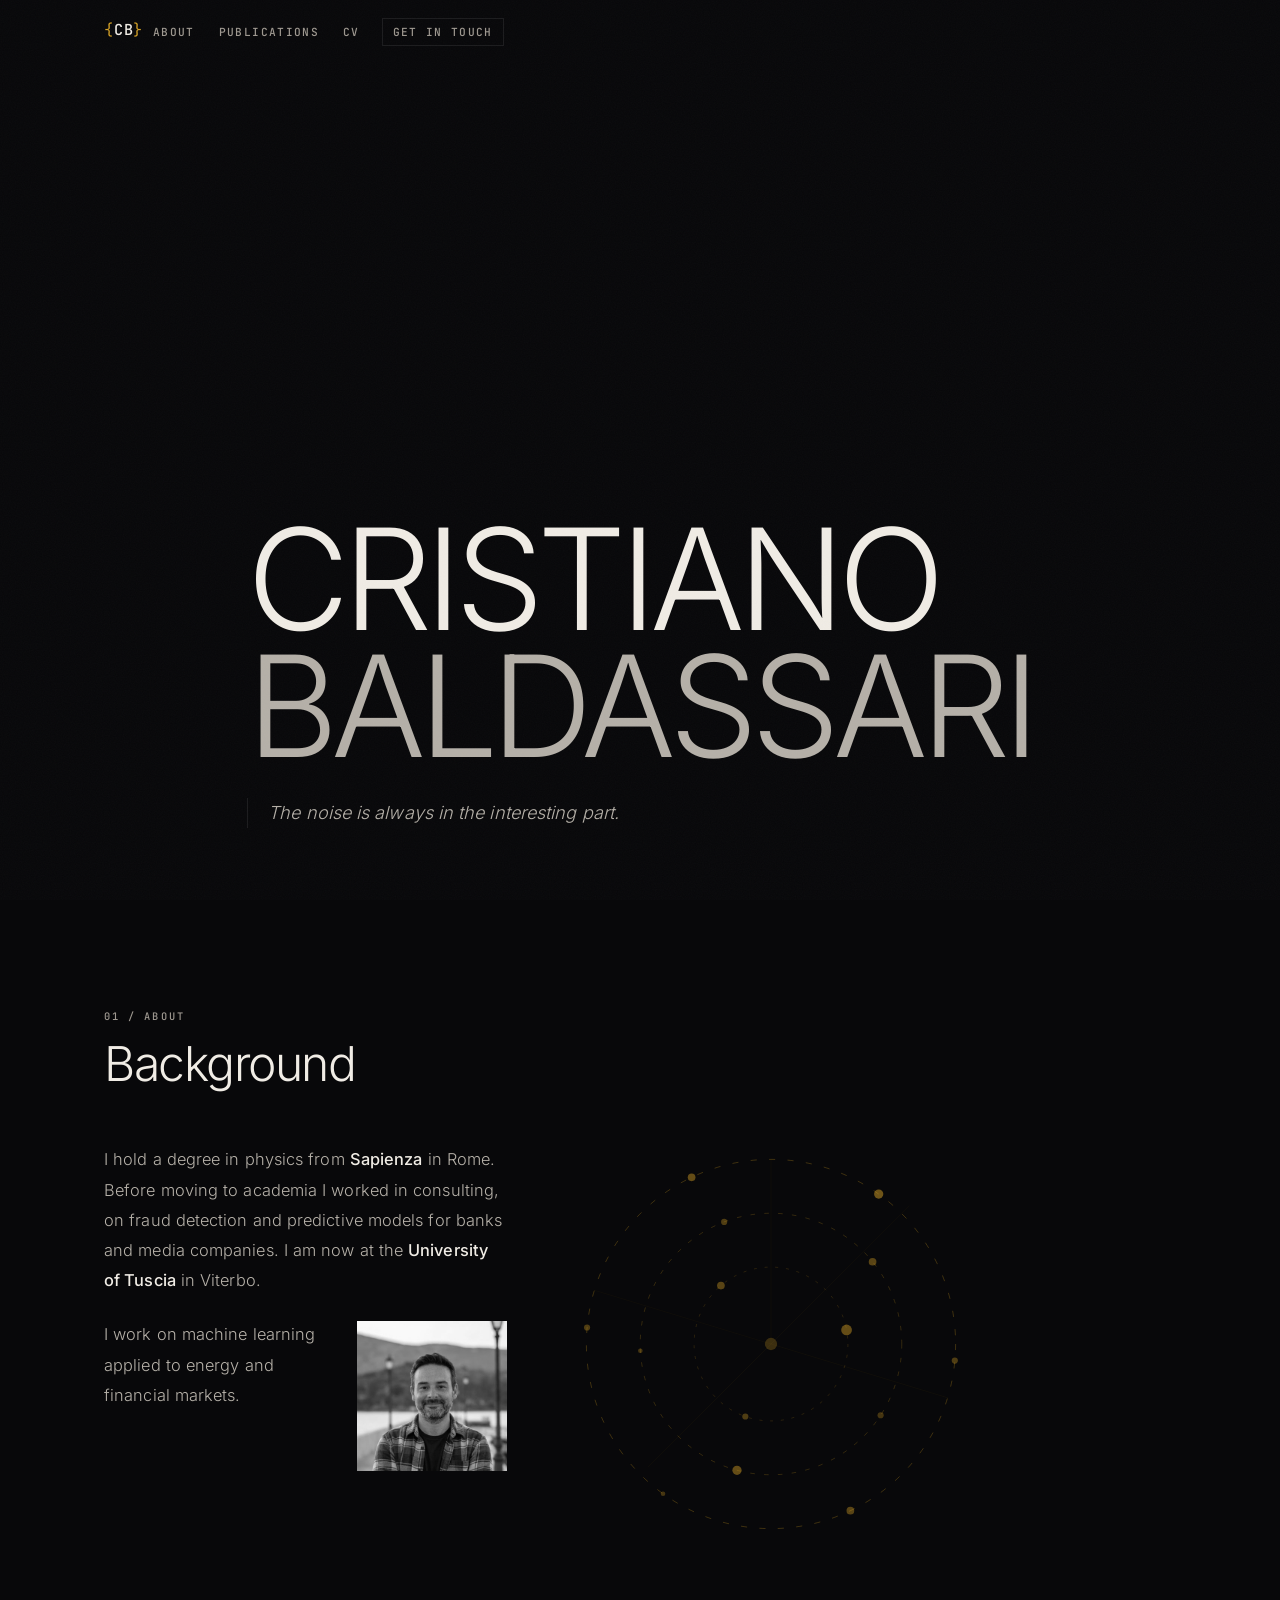
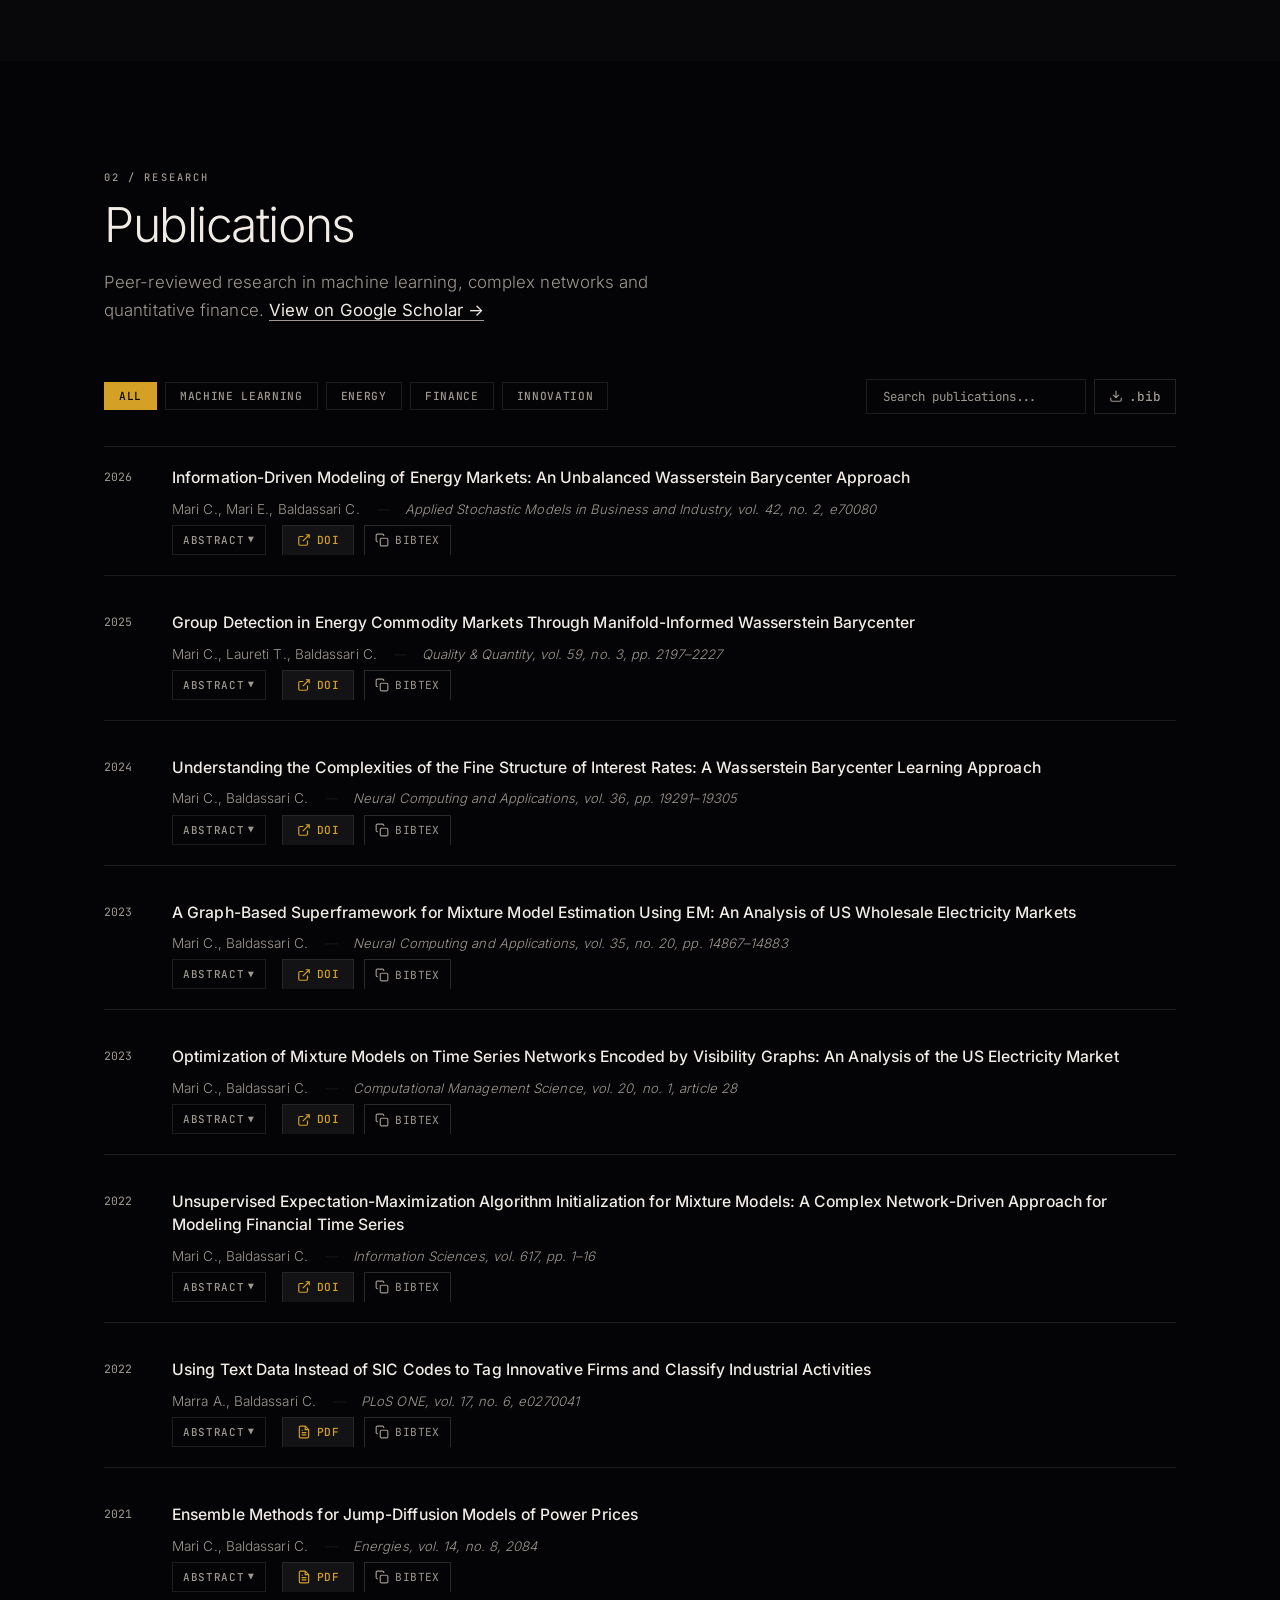
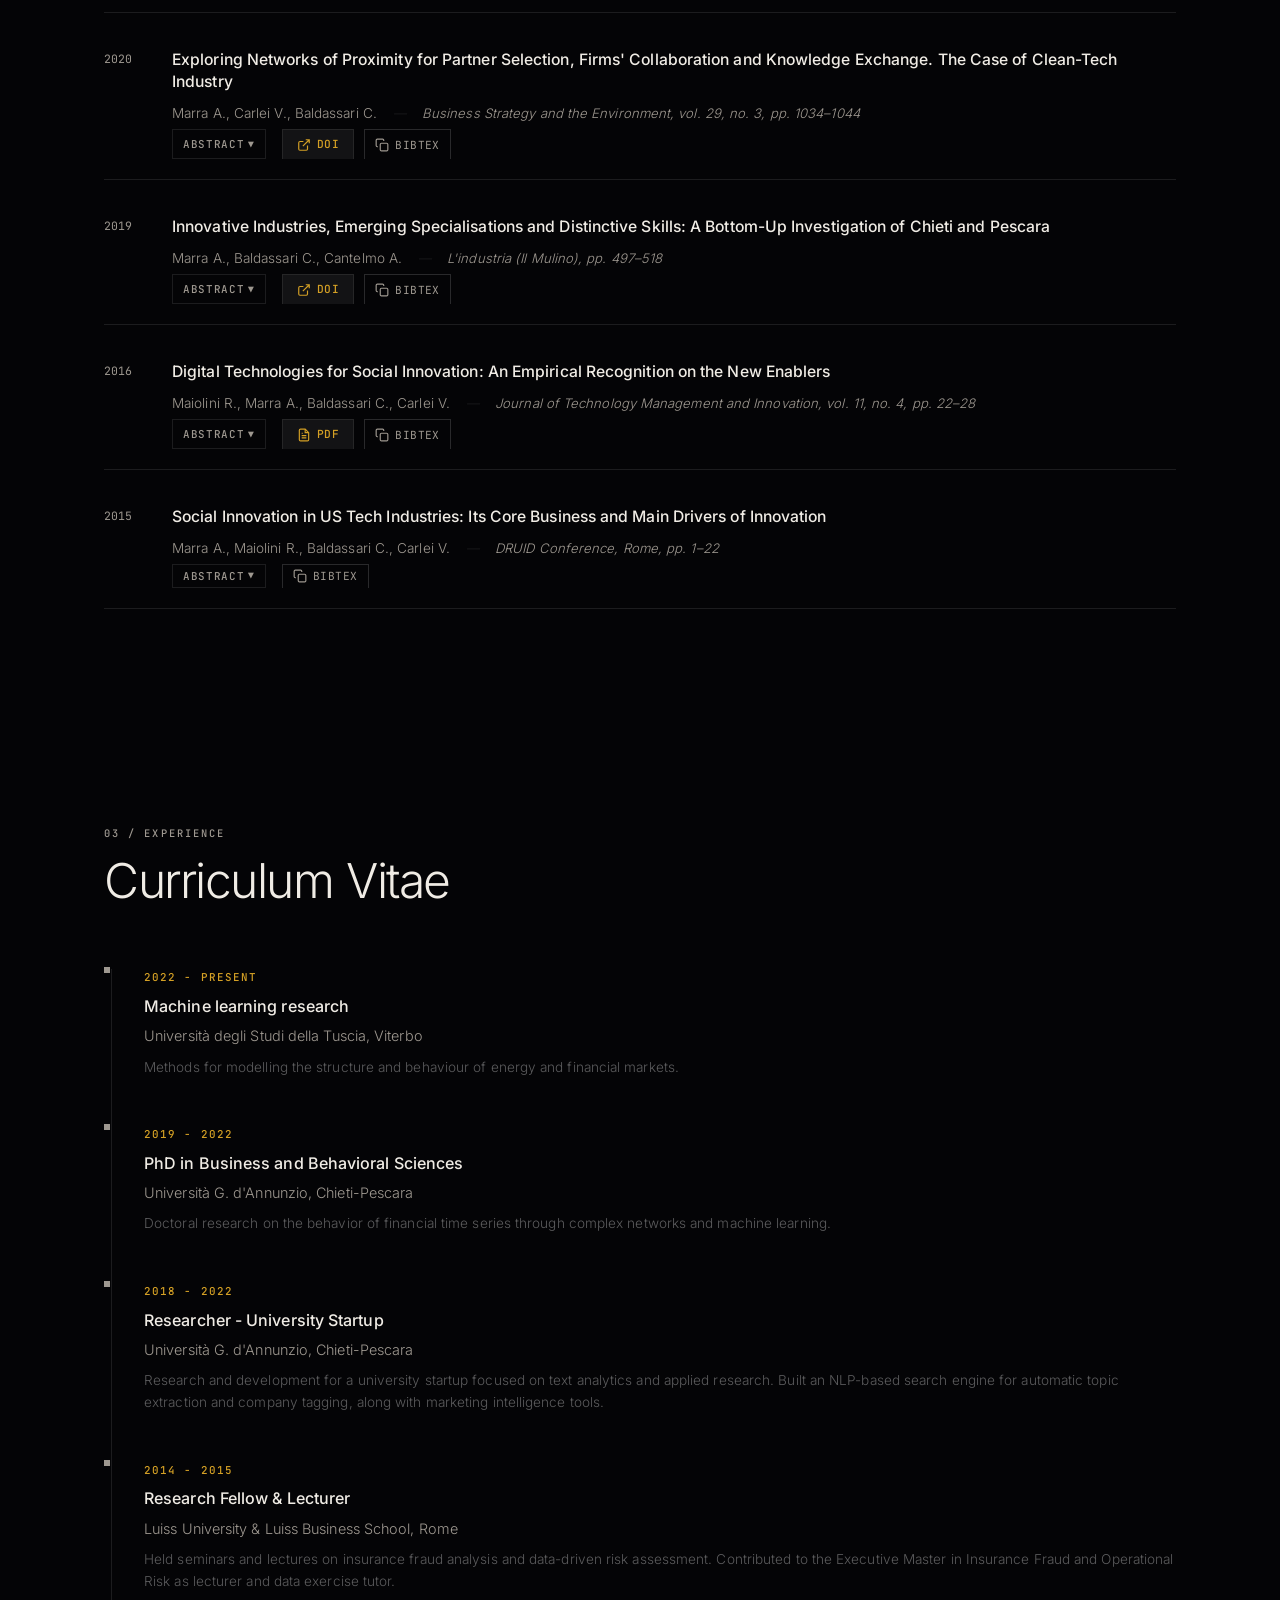
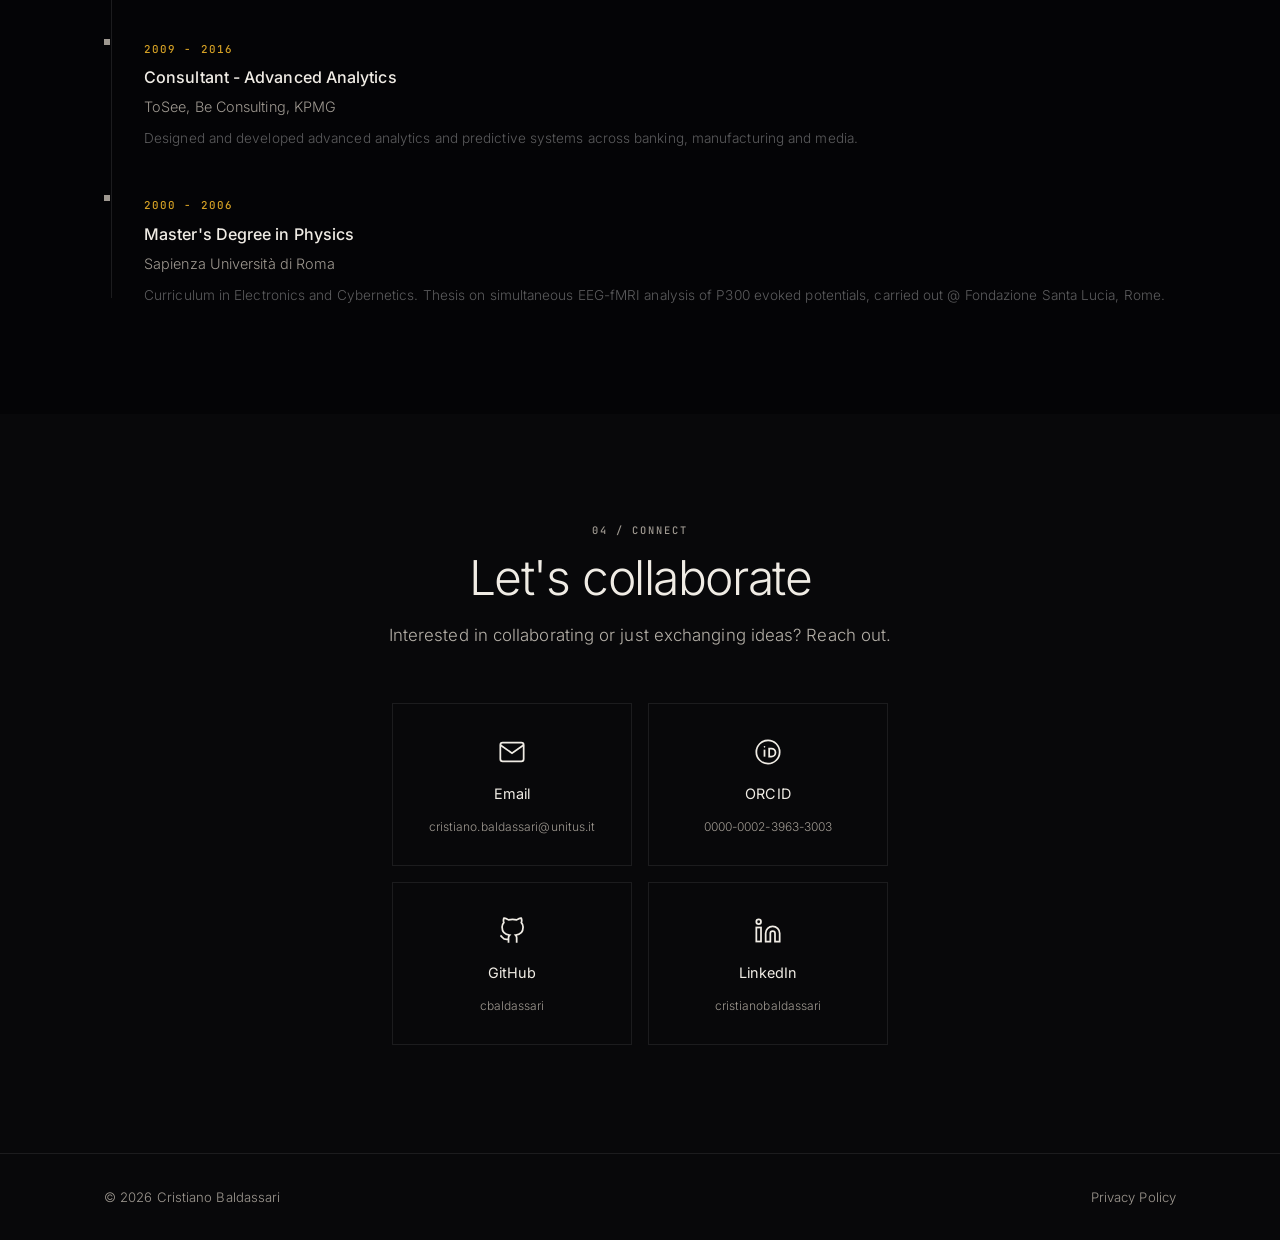
<file: index.html>
<!DOCTYPE html>
<html lang="en">
<head>
    <meta charset="UTF-8">
    <meta name="viewport" content="width=device-width, initial-scale=1.0">
    <title>Cristiano Baldassari</title>
    <meta name="description" content="Personal website of Cristiano Baldassari. Machine learning applied to energy and financial markets. Università degli Studi della Tuscia">
    <link rel="canonical" href="https://cbaldassari.github.io/">

    <!-- Open Graph (Facebook, LinkedIn, WhatsApp, Telegram) -->
    <meta property="og:type" content="website">
    <meta property="og:title" content="Cristiano Baldassari">
    <meta property="og:description" content="Machine learning applied to energy and financial markets. Università degli Studi della Tuscia">
    <meta property="og:url" content="https://cbaldassari.github.io/">
    <meta property="og:image" content="https://cbaldassari.github.io/img/profile.jpg">
    <meta property="og:image:width" content="1200">
    <meta property="og:image:height" content="799">
    <meta property="og:locale" content="en_US">
    <meta property="og:site_name" content="Cristiano Baldassari">

    <!-- Twitter/X Card -->
    <meta name="twitter:card" content="summary_large_image">
    <meta name="twitter:title" content="Cristiano Baldassari">
    <meta name="twitter:description" content="Machine learning applied to energy and financial markets. Università degli Studi della Tuscia">
    <meta name="twitter:image" content="https://cbaldassari.github.io/img/profile.jpg">

    <!-- Schema.org JSON-LD -->
    <script type="application/ld+json">
    {
        "@context": "https://schema.org",
        "@type": "Person",
        "name": "Cristiano Baldassari",
        "url": "https://cbaldassari.github.io",
        "jobTitle": "Machine learning researcher",
        "affiliation": {
            "@type": "Organization",
            "name": "Università degli Studi della Tuscia"
        },
        "image": "https://cbaldassari.github.io/img/profile.jpg",
        "sameAs": [
            "https://scholar.google.com/citations?user=0CeqNRQAAAAJ&hl=en",
            "https://orcid.org/0000-0002-3963-3003",
            "https://github.com/cbaldassari"
        ]
    }
    </script>

    <meta name="robots" content="index, follow">
    <meta name="theme-color" content="#6366f1">
    <link rel="icon" href="favicon.ico" type="image/x-icon">
    <link rel="manifest" href="manifest.json">
    <link rel="alternate" type="application/rss+xml" title="Cristiano Baldassari" href="https://cbaldassari.github.io/feed.xml">
    <link rel="preload" href="fonts/inter-400.woff2" as="font" type="font/woff2" crossorigin>
    <link rel="preload" href="fonts/inter-800.woff2" as="font" type="font/woff2" crossorigin>
    <link rel="preload" href="fonts/jetbrains-500.woff2" as="font" type="font/woff2" crossorigin>
    <link rel="dns-prefetch" href="https://link.springer.com">
    <link rel="dns-prefetch" href="https://onlinelibrary.wiley.com">
    <link rel="dns-prefetch" href="https://scholar.google.com">
    <link rel="author" type="text/plain" href="humans.txt">
    <script>
    document.documentElement.setAttribute('data-theme','dark');
    </script>
    <link rel="stylesheet" href="css/fonts.css?v=9">
    <link rel="stylesheet" href="css/style.css?v=9">
    <link rel="stylesheet" href="css/print.css?v=9" media="print">
    <link rel="stylesheet" href="css/redesign.css?v=4">
</head>
<body>

    <!-- Reading progress bar -->
    <div class="progress-bar" id="progress-bar"></div>

    <!-- Skip to content (accessibility) -->
    <a href="#home" class="skip-link">Skip to content</a>

    <!-- Navbar -->
    <nav class="navbar" id="navbar" aria-label="Main navigation">
        <div class="container nav-container">
            <a href="#home" class="nav-logo" aria-label="Home">
                <span class="logo-bracket">{</span>CB<span class="logo-bracket">}</span>
            </a>
            <button class="nav-toggle" id="nav-toggle" aria-label="Menu">
                <span></span>
                <span></span>
                <span></span>
            </button>
            <ul class="nav-menu" id="nav-menu">
                <li><a href="#about" class="nav-link">About</a></li>
                <li><a href="#publications" class="nav-link">Publications</a></li>
                <li><a href="#cv" class="nav-link">CV</a></li>
                <li><a href="#contact" class="nav-link btn-nav">Get in touch</a></li>
            </ul>
            <div class="nav-actions"></div>
        </div>
    </nav>

    <!-- Hero -->
    <main>
    <section class="hero" id="home" aria-label="Introduction">
        <div class="hero-bg">
            <div class="hero-orb hero-orb-1"></div>
            <div class="hero-orb hero-orb-2"></div>
            <div class="hero-grid-pattern"></div>
        </div>
        <div class="container hero-content">
            <div class="hero-text">
                <h1 class="hero-name">
                    Cristiano<br>
                    <span class="hero-name-accent">Baldassari</span>
                </h1>
                <p class="hero-description" id="hero-tagline">
                    The interesting part is always in the noise.
                </p>
                <div class="hero-cta">
                    <a href="#publications" class="btn btn-primary">
                        <span>Explore research</span>
                        <svg width="16" height="16" viewBox="0 0 24 24" fill="none" stroke="currentColor" stroke-width="2"><path d="M7 17l9.2-9.2M17 17V8H8"/></svg>
                    </a>
                    <a href="#contact" class="btn btn-ghost">Contact me</a>
                </div>
            </div>
            <div class="hero-visual">
                <div class="hero-image-frame" id="photo-toggle">
                    <img src="img/photo-elegant.jpg" alt="Cristiano Baldassari" class="photo-casual">
                    <img src="img/photo.jpg" alt="Cristiano Baldassari" class="photo-elegant">
                    <div class="hero-image-ring"></div>

                </div>
            </div>
        </div>
        <div class="hero-scroll">
            <span>scroll</span>
            <div class="hero-scroll-line"></div>
        </div>
    </section>

    <!-- About -->
    <section class="section" id="about" aria-label="About">
        <div class="container">
            <div class="section-header">
                <span class="section-label">01 / About</span>
                <h2 class="section-title">Background</h2>
            </div>
            <div class="about-content about-grid">
                <div class="about-text">
                    <p>
                        I hold a degree in physics from <strong>Sapienza</strong> in Rome.
                        Before moving to academia I worked in consulting, on fraud detection
                        and predictive models for banks and media companies.
                        I am now at the <strong>University of Tuscia</strong> in Viterbo.
                    </p>
                    <p>
                        <img src="img/profile-square.jpg" alt="Cristiano Baldassari" width="150" height="150" loading="lazy" class="about-portrait">
                        I work on machine learning applied to energy and financial markets.
                    </p>
                </div>
                <div class="about-visual">
                    <svg class="orbit-anim" viewBox="0 0 260 260" fill="none" xmlns="http://www.w3.org/2000/svg">
                        <!-- Outer ring -->
                        <circle cx="130" cy="130" r="120" stroke="currentColor" stroke-width="0.5" stroke-dasharray="4 8" opacity="0.35" class="orbit-ring orbit-ring-1"/>
                        <!-- Middle ring -->
                        <circle cx="130" cy="130" r="85" stroke="currentColor" stroke-width="0.5" stroke-dasharray="3 6" opacity="0.28" class="orbit-ring orbit-ring-2"/>
                        <!-- Inner ring -->
                        <circle cx="130" cy="130" r="50" stroke="currentColor" stroke-width="0.5" stroke-dasharray="2 5" opacity="0.22" class="orbit-ring orbit-ring-3"/>
                        <!-- Outer ring nodes (6) -->
                        <circle r="3" fill="currentColor" opacity="0.5">
                            <animateMotion dur="20s" repeatCount="indefinite" path="M130,10 A120,120 0 1,1 129.9,10 Z"/>
                        </circle>
                        <circle r="2" fill="currentColor" opacity="0.35">
                            <animateMotion dur="20s" repeatCount="indefinite" path="M130,10 A120,120 0 1,1 129.9,10 Z" begin="-3.3s"/>
                        </circle>
                        <circle r="2.5" fill="currentColor" opacity="0.4">
                            <animateMotion dur="20s" repeatCount="indefinite" path="M130,10 A120,120 0 1,1 129.9,10 Z" begin="-6.6s"/>
                        </circle>
                        <circle r="1.5" fill="currentColor" opacity="0.3">
                            <animateMotion dur="20s" repeatCount="indefinite" path="M130,10 A120,120 0 1,1 129.9,10 Z" begin="-10s"/>
                        </circle>
                        <circle r="2" fill="currentColor" opacity="0.35">
                            <animateMotion dur="20s" repeatCount="indefinite" path="M130,10 A120,120 0 1,1 129.9,10 Z" begin="-13.3s"/>
                        </circle>
                        <circle r="2.5" fill="currentColor" opacity="0.45">
                            <animateMotion dur="20s" repeatCount="indefinite" path="M130,10 A120,120 0 1,1 129.9,10 Z" begin="-16.6s"/>
                        </circle>
                        <!-- Middle ring nodes (5) -->
                        <circle r="2.5" fill="currentColor" opacity="0.4">
                            <animateMotion dur="14s" repeatCount="indefinite" path="M130,45 A85,85 0 1,1 129.9,45 Z"/>
                        </circle>
                        <circle r="2" fill="currentColor" opacity="0.3">
                            <animateMotion dur="14s" repeatCount="indefinite" path="M130,45 A85,85 0 1,1 129.9,45 Z" begin="-2.8s"/>
                        </circle>
                        <circle r="3" fill="currentColor" opacity="0.45">
                            <animateMotion dur="14s" repeatCount="indefinite" path="M130,45 A85,85 0 1,1 129.9,45 Z" begin="-5.6s"/>
                        </circle>
                        <circle r="1.5" fill="currentColor" opacity="0.3">
                            <animateMotion dur="14s" repeatCount="indefinite" path="M130,45 A85,85 0 1,1 129.9,45 Z" begin="-8.4s"/>
                        </circle>
                        <circle r="2" fill="currentColor" opacity="0.35">
                            <animateMotion dur="14s" repeatCount="indefinite" path="M130,45 A85,85 0 1,1 129.9,45 Z" begin="-11.2s"/>
                        </circle>
                        <!-- Inner ring nodes (3) -->
                        <circle r="3.5" fill="currentColor" opacity="0.45">
                            <animateMotion dur="9s" repeatCount="indefinite" path="M130,80 A50,50 0 1,1 129.9,80 Z"/>
                        </circle>
                        <circle r="2" fill="currentColor" opacity="0.35">
                            <animateMotion dur="9s" repeatCount="indefinite" path="M130,80 A50,50 0 1,1 129.9,80 Z" begin="-3s"/>
                        </circle>
                        <circle r="2.5" fill="currentColor" opacity="0.4">
                            <animateMotion dur="9s" repeatCount="indefinite" path="M130,80 A50,50 0 1,1 129.9,80 Z" begin="-6s"/>
                        </circle>
                        <!-- Center dot -->
                        <circle cx="130" cy="130" r="4" fill="currentColor" opacity="0.25"/>
                        <!-- Connecting lines -->
                        <line x1="130" y1="130" x2="130" y2="10" stroke="currentColor" stroke-width="0.3" opacity="0.1"/>
                        <line x1="130" y1="130" x2="245" y2="165" stroke="currentColor" stroke-width="0.3" opacity="0.1"/>
                        <line x1="130" y1="130" x2="50" y2="210" stroke="currentColor" stroke-width="0.3" opacity="0.1"/>
                        <line x1="130" y1="130" x2="15" y2="95" stroke="currentColor" stroke-width="0.3" opacity="0.08"/>
                        <line x1="130" y1="130" x2="220" y2="40" stroke="currentColor" stroke-width="0.3" opacity="0.08"/>
                    </svg>
                </div>
            </div>
        </div>
    </section>

    <!-- Publications -->
    <section class="section section-dark" id="publications" aria-label="Publications">
        <div class="container">
            <div class="section-header">
                <span class="section-label">02 / Research</span>
                <h2 class="section-title">Publications</h2>
                <p class="section-description">
                    <span>Peer-reviewed research in machine learning, complex networks and quantitative finance.</span>
                    <a href="https://scholar.google.com/citations?user=0CeqNRQAAAAJ&hl=en" target="_blank" rel="noopener">View on Google Scholar &rarr;</a>
                </p>
            </div>

            <div class="pub-controls">
                <div class="pub-filters">
                    <button class="pub-filter active" data-filter="all">All</button>
                    <button class="pub-filter" data-filter="ml">Machine Learning</button>
                    <button class="pub-filter" data-filter="energy">Energy</button>
                    <button class="pub-filter" data-filter="finance">Finance</button>
                    <button class="pub-filter" data-filter="innovation">Innovation</button>
                </div>
                <div class="pub-actions">
                    <input type="text" class="pub-search" id="pub-search" placeholder="Search publications...">
                    <button class="export-bibtex-btn" id="export-bibtex" aria-label="Export all citations as BibTeX">
                        <svg width="14" height="14" viewBox="0 0 24 24" fill="none" stroke="currentColor" stroke-width="2"><path d="M21 15v4a2 2 0 01-2 2H5a2 2 0 01-2-2v-4M7 10l5 5 5-5M12 15V3"/></svg>
                        .bib
                    </button>
                </div>
            </div>

            <div class="publications-list">

                <article class="publication-item" data-tags="ml energy">
                    <div class="pub-year-badge">2026</div>
                    <div class="publication-details">
                        <h3 class="publication-title">Information-Driven Modeling of Energy Markets: An Unbalanced Wasserstein Barycenter Approach</h3>
                        <p class="publication-authors">Mari C., Mari E., Baldassari C.</p>
                        <p class="publication-venue">Applied Stochastic Models in Business and Industry, vol. 42, no. 2, e70080</p>
                        <p class="publication-abstract">A novel methodology is proposed for jointly modeling the price dynamics of natural gas and electricity by integrating graph-based machine learning and optimal transport theory. The procedure reveals an asymmetric balance between the two markets, with natural gas exerting a structurally dominant influence. A Gaussian Mixture Model is fitted to the unbalanced Wasserstein barycenter using maximum likelihood estimation via the EM algorithm. Applied to Italian market data from 2019 to 2023, the methodology accurately reproduces both common dynamics and idiosyncratic deviations.</p>
                        <div class="publication-links">
                            <a href="https://onlinelibrary.wiley.com/doi/10.1002/asmb.70080" class="pub-link" target="_blank" rel="noopener">
                                <svg width="14" height="14" viewBox="0 0 24 24" fill="none" stroke="currentColor" stroke-width="2"><path d="M18 13v6a2 2 0 01-2 2H5a2 2 0 01-2-2V8a2 2 0 012-2h6M15 3h6v6M10 14L21 3"/></svg>
                                DOI
                            </a>
                            <button class="bibtex-btn" data-bibtex="@article{mari2026information,&#10;  title={Information-Driven Modeling of Energy Markets: An Unbalanced Wasserstein Barycenter Approach},&#10;  author={Mari, Carlo and Mari, Emiliano and Baldassari, Cristiano},&#10;  journal={Applied Stochastic Models in Business and Industry},&#10;  volume={42},&#10;  number={2},&#10;  pages={e70080},&#10;  year={2026},&#10;  publisher={Wiley},&#10;  doi={10.1002/asmb.70080}&#10;}">
                                <svg width="14" height="14" viewBox="0 0 24 24" fill="none" stroke="currentColor" stroke-width="2"><rect x="9" y="9" width="13" height="13" rx="2"/><path d="M5 15H4a2 2 0 01-2-2V4a2 2 0 012-2h9a2 2 0 012 2v1"/></svg>
                                BibTeX
                            </button>
                        </div>
                    </div>
                </article>

                <article class="publication-item" data-tags="ml energy">
                    <div class="pub-year-badge">2025</div>
                    <div class="publication-details">
                        <h3 class="publication-title">Group Detection in Energy Commodity Markets Through Manifold-Informed Wasserstein Barycenter</h3>
                        <p class="publication-authors">Mari C., Laureti T., Baldassari C.</p>
                        <p class="publication-venue">Quality &amp; Quantity, vol. 59, no. 3, pp. 2197–2227</p>
                        <p class="publication-abstract">An unsupervised machine learning methodology to examine connections between energy commodity price dynamics (oil, gas, electricity in the USA) and macroeconomic variables. The approach combines three key techniques: the Wasserstein barycenter for identifying optimal probability distributions, Graph Machine Learning for network analysis, and Manifold Learning for dimensionality reduction.</p>
                        <div class="publication-links">
                            <a href="https://link.springer.com/article/10.1007/s11135-025-02147-1" class="pub-link" target="_blank" rel="noopener">
                                <svg width="14" height="14" viewBox="0 0 24 24" fill="none" stroke="currentColor" stroke-width="2"><path d="M18 13v6a2 2 0 01-2 2H5a2 2 0 01-2-2V8a2 2 0 012-2h6M15 3h6v6M10 14L21 3"/></svg>
                                DOI
                            </a>
                            <button class="bibtex-btn" data-bibtex="@article{mari2025group,&#10;  title={Group Detection in Energy Commodity Markets Through Manifold-Informed Wasserstein Barycenter},&#10;  author={Mari, Carlo and Laureti, Tiziana and Baldassari, Cristiano},&#10;  journal={Quality &amp; Quantity},&#10;  volume={59},&#10;  number={3},&#10;  pages={2197--2227},&#10;  year={2025},&#10;  publisher={Springer},&#10;  doi={10.1007/s11135-025-02147-1}&#10;}">
                                <svg width="14" height="14" viewBox="0 0 24 24" fill="none" stroke="currentColor" stroke-width="2"><rect x="9" y="9" width="13" height="13" rx="2"/><path d="M5 15H4a2 2 0 01-2-2V4a2 2 0 012-2h9a2 2 0 012 2v1"/></svg>
                                BibTeX
                            </button>
                        </div>
                    </div>
                </article>

                <article class="publication-item" data-tags="ml finance">
                    <div class="pub-year-badge">2024</div>
                    <div class="publication-details">
                        <h3 class="publication-title">Understanding the Complexities of the Fine Structure of Interest Rates: A Wasserstein Barycenter Learning Approach</h3>
                        <p class="publication-authors">Mari C., Baldassari C.</p>
                        <p class="publication-venue">Neural Computing and Applications, vol. 36, pp. 19291–19305</p>
                        <p class="publication-abstract">A novel methodology to investigate the fine structure of interest rates based on machine learning techniques, with fine-tuning of single-maturity interest rates to capture maturity-specific stochastic factors. The analysis tests the hypothesis of market segmentation into a short-term and long-term segment, tested on the US zero-coupon Treasury yield curve.</p>
                        <div class="publication-links">
                            <a href="https://link.springer.com/article/10.1007/s00521-024-10202-5" class="pub-link" target="_blank" rel="noopener">
                                <svg width="14" height="14" viewBox="0 0 24 24" fill="none" stroke="currentColor" stroke-width="2"><path d="M18 13v6a2 2 0 01-2 2H5a2 2 0 01-2-2V8a2 2 0 012-2h6M15 3h6v6M10 14L21 3"/></svg>
                                DOI
                            </a>
                            <button class="bibtex-btn" data-bibtex="@article{mari2024understanding,&#10;  title={Understanding the Complexities of the Fine Structure of Interest Rates: A Wasserstein Barycenter Learning Approach},&#10;  author={Mari, Carlo and Baldassari, Cristiano},&#10;  journal={Neural Computing and Applications},&#10;  volume={36},&#10;  pages={19291--19305},&#10;  year={2024},&#10;  publisher={Springer},&#10;  doi={10.1007/s00521-024-10202-5}&#10;}">
                                <svg width="14" height="14" viewBox="0 0 24 24" fill="none" stroke="currentColor" stroke-width="2"><rect x="9" y="9" width="13" height="13" rx="2"/><path d="M5 15H4a2 2 0 01-2-2V4a2 2 0 012-2h9a2 2 0 012 2v1"/></svg>
                                BibTeX
                            </button>
                        </div>
                    </div>
                </article>

                <article class="publication-item" data-tags="ml energy">
                    <div class="pub-year-badge">2023</div>
                    <div class="publication-details">
                        <h3 class="publication-title">A Graph-Based Superframework for Mixture Model Estimation Using EM: An Analysis of US Wholesale Electricity Markets</h3>
                        <p class="publication-authors">Mari C., Baldassari C.</p>
                        <p class="publication-venue">Neural Computing and Applications, vol. 35, no. 20, pp. 14867–14883</p>
                        <p class="publication-abstract">A fully unsupervised graph-based superframework to handle the EM initialization problem for estimating mixture models on financial time series. Structural information derived by complex graphs captures time series behavior and nonlinear relationships between different observations.</p>
                        <div class="publication-links">
                            <a href="https://link.springer.com/article/10.1007/s00521-023-08468-2" class="pub-link" target="_blank" rel="noopener">
                                <svg width="14" height="14" viewBox="0 0 24 24" fill="none" stroke="currentColor" stroke-width="2"><path d="M18 13v6a2 2 0 01-2 2H5a2 2 0 01-2-2V8a2 2 0 012-2h6M15 3h6v6M10 14L21 3"/></svg>
                                DOI
                            </a>
                            <button class="bibtex-btn" data-bibtex="@article{mari2023graph,&#10;  title={A Graph-Based Superframework for Mixture Model Estimation Using EM: An Analysis of US Wholesale Electricity Markets},&#10;  author={Mari, Carlo and Baldassari, Cristiano},&#10;  journal={Neural Computing and Applications},&#10;  volume={35},&#10;  number={20},&#10;  pages={14867--14883},&#10;  year={2023},&#10;  publisher={Springer},&#10;  doi={10.1007/s00521-023-08468-2}&#10;}">
                                <svg width="14" height="14" viewBox="0 0 24 24" fill="none" stroke="currentColor" stroke-width="2"><rect x="9" y="9" width="13" height="13" rx="2"/><path d="M5 15H4a2 2 0 01-2-2V4a2 2 0 012-2h9a2 2 0 012 2v1"/></svg>
                                BibTeX
                            </button>
                        </div>
                    </div>
                </article>

                <article class="publication-item" data-tags="ml energy">
                    <div class="pub-year-badge">2023</div>
                    <div class="publication-details">
                        <h3 class="publication-title">Optimization of Mixture Models on Time Series Networks Encoded by Visibility Graphs: An Analysis of the US Electricity Market</h3>
                        <p class="publication-authors">Mari C., Baldassari C.</p>
                        <p class="publication-venue">Computational Management Science, vol. 20, no. 1, article 28</p>
                        <p class="publication-abstract">A fully unsupervised network-based methodology for estimating Gaussian Mixture Models using the EM algorithm with visibility graph-structured information. Encoding time series through Visibility Graphs captures the behavior and nonlinear interactions between observations.</p>
                        <div class="publication-links">
                            <a href="https://link.springer.com/article/10.1007/s10287-023-00460-4" class="pub-link" target="_blank" rel="noopener">
                                <svg width="14" height="14" viewBox="0 0 24 24" fill="none" stroke="currentColor" stroke-width="2"><path d="M18 13v6a2 2 0 01-2 2H5a2 2 0 01-2-2V8a2 2 0 012-2h6M15 3h6v6M10 14L21 3"/></svg>
                                DOI
                            </a>
                            <button class="bibtex-btn" data-bibtex="@article{mari2023optimization,&#10;  title={Optimization of Mixture Models on Time Series Networks Encoded by Visibility Graphs: An Analysis of the US Electricity Market},&#10;  author={Mari, Carlo and Baldassari, Cristiano},&#10;  journal={Computational Management Science},&#10;  volume={20},&#10;  number={1},&#10;  pages={28},&#10;  year={2023},&#10;  publisher={Springer},&#10;  doi={10.1007/s10287-023-00460-4}&#10;}">
                                <svg width="14" height="14" viewBox="0 0 24 24" fill="none" stroke="currentColor" stroke-width="2"><rect x="9" y="9" width="13" height="13" rx="2"/><path d="M5 15H4a2 2 0 01-2-2V4a2 2 0 012-2h9a2 2 0 012 2v1"/></svg>
                                BibTeX
                            </button>
                        </div>
                    </div>
                </article>

                <article class="publication-item" data-tags="ml finance">
                    <div class="pub-year-badge">2022</div>
                    <div class="publication-details">
                        <h3 class="publication-title">Unsupervised Expectation-Maximization Algorithm Initialization for Mixture Models: A Complex Network-Driven Approach for Modeling Financial Time Series</h3>
                        <p class="publication-authors">Mari C., Baldassari C.</p>
                        <p class="publication-venue">Information Sciences, vol. 617, pp. 1–16</p>
                        <p class="publication-abstract">Exploiting the duality between univariate time series and complex networks to provide a new approach for estimating mixture models by maximum likelihood. A fully unsupervised initialization technique maps time series to complex networks using the Markov Transition Field as adjacency matrix, outperforming existing methods.</p>
                        <div class="publication-links">
                            <a href="https://www.sciencedirect.com/science/article/abs/pii/S0020025522011938" class="pub-link" target="_blank" rel="noopener">
                                <svg width="14" height="14" viewBox="0 0 24 24" fill="none" stroke="currentColor" stroke-width="2"><path d="M18 13v6a2 2 0 01-2 2H5a2 2 0 01-2-2V8a2 2 0 012-2h6M15 3h6v6M10 14L21 3"/></svg>
                                DOI
                            </a>
                            <button class="bibtex-btn" data-bibtex="@article{mari2022unsupervised,&#10;  title={Unsupervised Expectation-Maximization Algorithm Initialization for Mixture Models: A Complex Network-Driven Approach for Modeling Financial Time Series},&#10;  author={Mari, Carlo and Baldassari, Cristiano},&#10;  journal={Information Sciences},&#10;  volume={617},&#10;  pages={1--16},&#10;  year={2022},&#10;  publisher={Elsevier}&#10;}">
                                <svg width="14" height="14" viewBox="0 0 24 24" fill="none" stroke="currentColor" stroke-width="2"><rect x="9" y="9" width="13" height="13" rx="2"/><path d="M5 15H4a2 2 0 01-2-2V4a2 2 0 012-2h9a2 2 0 012 2v1"/></svg>
                                BibTeX
                            </button>
                        </div>
                    </div>
                </article>

                <article class="publication-item" data-tags="innovation">
                    <div class="pub-year-badge">2022</div>
                    <div class="publication-details">
                        <h3 class="publication-title">Using Text Data Instead of SIC Codes to Tag Innovative Firms and Classify Industrial Activities</h3>
                        <p class="publication-authors">Marra A., Baldassari C.</p>
                        <p class="publication-venue">PLoS ONE, vol. 17, no. 6, e0270041</p>
                        <p class="publication-abstract">Text mining and semantic algorithms to classify innovative companies as an alternative to standard industrial classification codes. Information is gathered from company websites and corporate documents, extracting keywords to derive industrial proximity measures. The analysis examined 583 innovative firms in Italy.</p>
                        <div class="publication-links">
                            <a href="https://pmc.ncbi.nlm.nih.gov/articles/PMC9246165/" class="pub-link" target="_blank" rel="noopener">
                                <svg width="14" height="14" viewBox="0 0 24 24" fill="none" stroke="currentColor" stroke-width="2"><path d="M14 2H6a2 2 0 00-2 2v16a2 2 0 002 2h12a2 2 0 002-2V8z"/><path d="M14 2v6h6M16 13H8M16 17H8M10 9H8"/></svg>
                                PDF
                            </a>
                            <button class="bibtex-btn" data-bibtex="@article{marra2022using,&#10;  title={Using Text Data Instead of SIC Codes to Tag Innovative Firms and Classify Industrial Activities},&#10;  author={Marra, Alessandro and Baldassari, Cristiano},&#10;  journal={PLoS ONE},&#10;  volume={17},&#10;  number={6},&#10;  pages={e0270041},&#10;  year={2022}&#10;}">
                                <svg width="14" height="14" viewBox="0 0 24 24" fill="none" stroke="currentColor" stroke-width="2"><rect x="9" y="9" width="13" height="13" rx="2"/><path d="M5 15H4a2 2 0 01-2-2V4a2 2 0 012-2h9a2 2 0 012 2v1"/></svg>
                                BibTeX
                            </button>
                        </div>
                    </div>
                </article>

                <article class="publication-item" data-tags="ml energy">
                    <div class="pub-year-badge">2021</div>
                    <div class="publication-details">
                        <h3 class="publication-title">Ensemble Methods for Jump-Diffusion Models of Power Prices</h3>
                        <p class="publication-authors">Mari C., Baldassari C.</p>
                        <p class="publication-venue">Energies, vol. 14, no. 8, 2084</p>
                        <p class="publication-abstract">A machine learning-based methodology using ensemble methods for treating missing data in time series, detecting anomalies and defining suitable models of system dynamics. Applied to US wholesale electricity prices with missForest for imputation and isolation forest for anomaly detection.</p>
                        <div class="publication-links">
                            <a href="https://www.mdpi.com/1996-1073/14/8/2084" class="pub-link" target="_blank" rel="noopener">
                                <svg width="14" height="14" viewBox="0 0 24 24" fill="none" stroke="currentColor" stroke-width="2"><path d="M14 2H6a2 2 0 00-2 2v16a2 2 0 002 2h12a2 2 0 002-2V8z"/><path d="M14 2v6h6M16 13H8M16 17H8M10 9H8"/></svg>
                                PDF
                            </a>
                            <button class="bibtex-btn" data-bibtex="@article{mari2021ensemble,&#10;  title={Ensemble Methods for Jump-Diffusion Models of Power Prices},&#10;  author={Mari, Carlo and Baldassari, Cristiano},&#10;  journal={Energies},&#10;  volume={14},&#10;  number={8},&#10;  pages={2084},&#10;  year={2021},&#10;  publisher={MDPI}&#10;}">
                                <svg width="14" height="14" viewBox="0 0 24 24" fill="none" stroke="currentColor" stroke-width="2"><rect x="9" y="9" width="13" height="13" rx="2"/><path d="M5 15H4a2 2 0 01-2-2V4a2 2 0 012-2h9a2 2 0 012 2v1"/></svg>
                                BibTeX
                            </button>
                        </div>
                    </div>
                </article>

                <article class="publication-item" data-tags="innovation">
                    <div class="pub-year-badge">2020</div>
                    <div class="publication-details">
                        <h3 class="publication-title">Exploring Networks of Proximity for Partner Selection, Firms' Collaboration and Knowledge Exchange. The Case of Clean-Tech Industry</h3>
                        <p class="publication-authors">Marra A., Carlei V., Baldassari C.</p>
                        <p class="publication-venue">Business Strategy and the Environment, vol. 29, no. 3, pp. 1034–1044</p>
                        <p class="publication-abstract">How firms identify suitable collaboration partners through network analysis within the clean-technology sector. 4,782 clean-tech companies are analyzed to develop a methodology supporting partner screening and knowledge exchange through networks of business and strategic proximity.</p>
                        <div class="publication-links">
                            <a href="https://onlinelibrary.wiley.com/doi/abs/10.1002/bse.2415" class="pub-link" target="_blank" rel="noopener">
                                <svg width="14" height="14" viewBox="0 0 24 24" fill="none" stroke="currentColor" stroke-width="2"><path d="M18 13v6a2 2 0 01-2 2H5a2 2 0 01-2-2V8a2 2 0 012-2h6M15 3h6v6M10 14L21 3"/></svg>
                                DOI
                            </a>
                            <button class="bibtex-btn" data-bibtex="@article{marra2020exploring,&#10;  title={Exploring Networks of Proximity for Partner Selection, Firms' Collaboration and Knowledge Exchange. The Case of Clean-Tech Industry},&#10;  author={Marra, Alessandro and Carlei, Vittorio and Baldassari, Cristiano},&#10;  journal={Business Strategy and the Environment},&#10;  volume={29},&#10;  number={3},&#10;  pages={1034--1044},&#10;  year={2020},&#10;  publisher={Wiley},&#10;  doi={10.1002/bse.2415}&#10;}">
                                <svg width="14" height="14" viewBox="0 0 24 24" fill="none" stroke="currentColor" stroke-width="2"><rect x="9" y="9" width="13" height="13" rx="2"/><path d="M5 15H4a2 2 0 01-2-2V4a2 2 0 012-2h9a2 2 0 012 2v1"/></svg>
                                BibTeX
                            </button>
                        </div>
                    </div>
                </article>

                <article class="publication-item" data-tags="innovation">
                    <div class="pub-year-badge">2019</div>
                    <div class="publication-details">
                        <h3 class="publication-title">Innovative Industries, Emerging Specialisations and Distinctive Skills: A Bottom-Up Investigation of Chieti and Pescara</h3>
                        <p class="publication-authors">Marra A., Baldassari C., Cantelmo A.</p>
                        <p class="publication-venue">L'industria (Il Mulino), pp. 497–518</p>
                        <p class="publication-abstract">An investigation of 583 innovative firms in the Chieti-Pescara ecosystem using text mining to identify emerging specializations in ICT, software, research, consulting and e-commerce, mapping innovative industries from the bottom up.</p>
                        <div class="publication-links">
                            <a href="https://doi.org/10.1430/94758" class="pub-link" target="_blank" rel="noopener">
                                <svg width="14" height="14" viewBox="0 0 24 24" fill="none" stroke="currentColor" stroke-width="2"><path d="M18 13v6a2 2 0 01-2 2H5a2 2 0 01-2-2V8a2 2 0 012-2h6M15 3h6v6M10 14L21 3"/></svg>
                                DOI
                            </a>
                            <button class="bibtex-btn" data-bibtex="@article{marra2019innovative,&#10;  title={Innovative Industries, Emerging Specialisations and Distinctive Skills: A Bottom-Up Investigation of Chieti and Pescara},&#10;  author={Marra, Alessandro and Baldassari, Cristiano and Cantelmo, Anna},&#10;  journal={L'industria (Il Mulino)},&#10;  pages={497--518},&#10;  year={2019},&#10;  doi={10.1430/94758}&#10;}">
                                <svg width="14" height="14" viewBox="0 0 24 24" fill="none" stroke="currentColor" stroke-width="2"><rect x="9" y="9" width="13" height="13" rx="2"/><path d="M5 15H4a2 2 0 01-2-2V4a2 2 0 012-2h9a2 2 0 012 2v1"/></svg>
                                BibTeX
                            </button>
                        </div>
                    </div>
                </article>

                <article class="publication-item" data-tags="innovation">
                    <div class="pub-year-badge">2016</div>
                    <div class="publication-details">
                        <h3 class="publication-title">Digital Technologies for Social Innovation: An Empirical Recognition on the New Enablers</h3>
                        <p class="publication-authors">Maiolini R., Marra A., Baldassari C., Carlei V.</p>
                        <p class="publication-venue">Journal of Technology Management and Innovation, vol. 11, no. 4, pp. 22–28</p>
                        <p class="publication-abstract">Empirical recognition to Social Innovation by investigating activities conducted by startups and SMEs worldwide between 2001 and 2014. Digital media and IT are shown to trace innovation trajectories over a multitude of industries, leading current industrial patterns and fostering cross-industry SI.</p>
                        <div class="publication-links">
                            <a href="https://www.jotmi.org/index.php/GT/article/view/2156" class="pub-link" target="_blank" rel="noopener">
                                <svg width="14" height="14" viewBox="0 0 24 24" fill="none" stroke="currentColor" stroke-width="2"><path d="M14 2H6a2 2 0 00-2 2v16a2 2 0 002 2h12a2 2 0 002-2V8z"/><path d="M14 2v6h6M16 13H8M16 17H8M10 9H8"/></svg>
                                PDF
                            </a>
                            <button class="bibtex-btn" data-bibtex="@article{maiolini2016digital,&#10;  title={Digital Technologies for Social Innovation: An Empirical Recognition on the New Enablers},&#10;  author={Maiolini, Riccardo and Marra, Alessandro and Baldassari, Cristiano and Carlei, Vittorio},&#10;  journal={Journal of Technology Management and Innovation},&#10;  volume={11},&#10;  number={4},&#10;  pages={22--28},&#10;  year={2016}&#10;}">
                                <svg width="14" height="14" viewBox="0 0 24 24" fill="none" stroke="currentColor" stroke-width="2"><rect x="9" y="9" width="13" height="13" rx="2"/><path d="M5 15H4a2 2 0 01-2-2V4a2 2 0 012-2h9a2 2 0 012 2v1"/></svg>
                                BibTeX
                            </button>
                        </div>
                    </div>
                </article>

                <article class="publication-item" data-tags="innovation">
                    <div class="pub-year-badge">2015</div>
                    <div class="publication-details">
                        <h3 class="publication-title">Social Innovation in US Tech Industries: Its Core Business and Main Drivers of Innovation</h3>
                        <p class="publication-authors">Marra A., Maiolini R., Baldassari C., Carlei V.</p>
                        <p class="publication-venue">DRUID Conference, Rome, pp. 1–22</p>
                        <p class="publication-abstract">Conference paper examining social innovation in US technology industries, identifying core business patterns and the main drivers of innovation across tech sectors.</p>
                        <div class="publication-links">
                            <button class="bibtex-btn" data-bibtex="@inproceedings{marra2015social,&#10;  title={Social Innovation in US Tech Industries: Its Core Business and Main Drivers of Innovation},&#10;  author={Marra, Alessandro and Maiolini, Riccardo and Baldassari, Cristiano and Carlei, Vittorio},&#10;  booktitle={DRUID Conference},&#10;  address={Rome},&#10;  pages={1--22},&#10;  year={2015}&#10;}">
                                <svg width="14" height="14" viewBox="0 0 24 24" fill="none" stroke="currentColor" stroke-width="2"><rect x="9" y="9" width="13" height="13" rx="2"/><path d="M5 15H4a2 2 0 01-2-2V4a2 2 0 012-2h9a2 2 0 012 2v1"/></svg>
                                BibTeX
                            </button>
                        </div>
                    </div>
                </article>

            </div>
        </div>
    </section>


    <!-- CV -->
    <section class="section section-dark" id="cv" aria-label="Curriculum Vitae">
        <div class="container">
            <div class="section-header">
                <span class="section-label">03 / Experience</span>
                <h2 class="section-title">Curriculum Vitae</h2>
            </div>

            <div class="timeline">
                <div class="timeline-item">
                    <div class="timeline-marker"></div>
                    <div class="timeline-content">
                        <span class="timeline-date">2022 - Present</span>
                        <h3>Machine learning research</h3>
                        <p>Università degli Studi della Tuscia, Viterbo</p>
                        <p class="timeline-detail">Methods for modelling the structure and behaviour of energy and financial markets.</p>
                    </div>
                </div>

                <div class="timeline-item">
                    <div class="timeline-marker"></div>
                    <div class="timeline-content">
                        <span class="timeline-date">2019 - 2022</span>
                        <h3>PhD in Business and Behavioral Sciences</h3>
                        <p>Università G. d'Annunzio, Chieti-Pescara</p>
                        <p class="timeline-detail">Doctoral research on the behavior of financial time series through complex networks and machine learning.</p>
                    </div>
                </div>

                <div class="timeline-item">
                    <div class="timeline-marker"></div>
                    <div class="timeline-content">
                        <span class="timeline-date">2018 - 2022</span>
                        <h3>Researcher - University Startup</h3>
                        <p>Università G. d'Annunzio, Chieti-Pescara</p>
                        <p class="timeline-detail">Research and development for a university startup focused on text analytics and applied research. Built an NLP-based search engine for automatic topic extraction and company tagging, along with marketing intelligence tools.</p>
                    </div>
                </div>

                <div class="timeline-item">
                    <div class="timeline-marker"></div>
                    <div class="timeline-content">
                        <span class="timeline-date">2014 - 2015</span>
                        <h3>Research Fellow &amp; Lecturer</h3>
                        <p>Luiss University &amp; Luiss Business School, Rome</p>
                        <p class="timeline-detail">Held seminars and lectures on insurance fraud analysis and data-driven risk assessment. Contributed to the Executive Master in Insurance Fraud and Operational Risk as lecturer and data exercise tutor.</p>
                    </div>
                </div>

                <div class="timeline-item">
                    <div class="timeline-marker"></div>
                    <div class="timeline-content">
                        <span class="timeline-date">2009 - 2016</span>
                        <h3>Consultant - Advanced Analytics</h3>
                        <p>ToSee, Be Consulting, KPMG</p>
                        <p class="timeline-detail">Designed and developed advanced analytics and predictive systems across banking, manufacturing and media.</p>
                    </div>
                </div>

                <div class="timeline-item">
                    <div class="timeline-marker"></div>
                    <div class="timeline-content">
                        <span class="timeline-date">2000 - 2006</span>
                        <h3>Master's Degree in Physics</h3>
                        <p>Sapienza Università di Roma</p>
                        <p class="timeline-detail">Curriculum in Electronics and Cybernetics. Thesis on simultaneous EEG-fMRI analysis of P300 evoked potentials, carried out @ Fondazione Santa Lucia, Rome.</p>
                    </div>
                </div>

            </div>
        </div>
    </section>

    <!-- Contact -->
    <section class="section" id="contact" aria-label="Contact">
        <div class="container contact-container">
            <div class="section-header">
                <span class="section-label">04 / Connect</span>
                <h2 class="section-title">Let's collaborate</h2>
                <p class="section-description">Interested in collaborating or just exchanging ideas? Reach out.</p>
            </div>

            <div class="contact-grid">
                <a href="mailto:cristiano.baldassari@unitus.it" class="contact-card"><div class="contact-card-icon"><svg viewBox="0 0 24 24" fill="none" stroke="currentColor" stroke-width="1.5"><rect x="2" y="4" width="20" height="16" rx="2"/><path d="M22 6l-10 7L2 6"/></svg></div><span class="contact-card-label">Email</span><span class="contact-card-hint">cristiano.baldassari@unitus.it</span></a>
                <a href="https://orcid.org/0000-0002-3963-3003" class="contact-card" target="_blank" rel="noopener"><div class="contact-card-icon"><svg viewBox="0 0 24 24" fill="none" stroke="currentColor" stroke-width="1.5"><circle cx="12" cy="12" r="10"/><path d="M9 10v6"/><circle cx="9" cy="7.6" r="0.7" fill="currentColor" stroke="none"/><path d="M13 16V9h1.9a3.5 3.5 0 0 1 0 7H13z"/></svg></div><span class="contact-card-label">ORCID</span><span class="contact-card-hint">0000-0002-3963-3003</span></a>
                <a href="https://github.com/cbaldassari" class="contact-card" target="_blank" rel="noopener">
                    <div class="contact-card-icon">
                        <svg viewBox="0 0 24 24" fill="none" stroke="currentColor" stroke-width="1.5">
                            <path d="M9 19c-5 1.5-5-2.5-7-3m14 6v-3.87a3.37 3.37 0 0 0-.94-2.61c3.14-.35 6.44-1.54 6.44-7A5.44 5.44 0 0 0 20 4.77 5.07 5.07 0 0 0 19.91 1S18.73.65 16 2.48a13.38 13.38 0 0 0-7 0C6.27.65 5.09 1 5.09 1A5.07 5.07 0 0 0 5 4.77a5.44 5.44 0 0 0-1.5 3.78c0 5.42 3.3 6.61 6.44 7A3.37 3.37 0 0 0 9 18.13V22"/>
                        </svg>
                    </div>
                    <span class="contact-card-label">GitHub</span>
                    <span class="contact-card-hint">cbaldassari</span>
                </a>
                <a href="https://www.linkedin.com/in/cristianobaldassari" class="contact-card" target="_blank" rel="noopener">
                    <div class="contact-card-icon">
                        <svg viewBox="0 0 24 24" fill="none" stroke="currentColor" stroke-width="1.5">
                            <path d="M16 8a6 6 0 0 1 6 6v7h-4v-7a2 2 0 0 0-2-2 2 2 0 0 0-2 2v7h-4v-7a6 6 0 0 1 6-6z"/>
                            <rect x="2" y="9" width="4" height="12"/><circle cx="4" cy="4" r="2"/>
                        </svg>
                    </div>
                    <span class="contact-card-label">LinkedIn</span>
                    <span class="contact-card-hint">cristianobaldassari</span>
                </a>
            </div>
        </div>
    </section>
    </main>

    <!-- Footer -->
    <footer class="footer" aria-label="Footer">
        <div class="container footer-content">
            <p>&copy; 2026 Cristiano Baldassari</p>
            <a href="privacy.html" class="footer-link">Privacy Policy</a>
        </div>
    </footer>

    <!-- Keyboard shortcuts modal -->
    <div class="shortcuts-modal" id="shortcuts-modal">
        <div class="shortcuts-panel">
            <h3>Keyboard Shortcuts</h3>
            <div class="shortcut-row"><span>Back to top</span><span class="shortcut-key">T</span></div>
            <div class="shortcut-row"><span>Search publications</span><span class="shortcut-key">/</span></div>
            <div class="shortcut-row"><span>Close / Dismiss</span><span class="shortcut-key">Esc</span></div>
            <div class="shortcut-row"><span>Show shortcuts</span><span class="shortcut-key">?</span></div>
        </div>
    </div>

    <!-- Back to top -->
    <button class="back-to-top" id="back-to-top" aria-label="Back to top">
        <svg width="20" height="20" viewBox="0 0 24 24" fill="none" stroke="currentColor" stroke-width="2"><path d="M18 15l-6-6-6 6"/></svg>
    </button>

    <script src="js/main.js?v=10"></script>
    <script>
    // Wrap authors + venue on one line, and abstract expand/collapse
    document.querySelectorAll('.publication-item').forEach(item => {
        const authors = item.querySelector('.publication-authors');
        const venue = item.querySelector('.publication-venue');
        if (authors && venue) {
            const meta = document.createElement('div');
            meta.className = 'pub-meta-line';
            authors.parentNode.insertBefore(meta, authors);
            meta.appendChild(authors);
            meta.appendChild(venue);
        }
        const abs = item.querySelector('.publication-abstract');
        if (!abs) return;
        const links = item.querySelector('.publication-links');
        const btn = document.createElement('button');
        btn.className = 'pub-expand-btn';
        btn.innerHTML = 'Abstract <span class="arrow">▼</span>';
        btn.addEventListener('click', () => {
            abs.classList.toggle('expanded');
            btn.classList.toggle('active');
        });
        links.prepend(btn);
    });
    </script>
    <script>
    // Unregister old service worker and clear caches
    if ('serviceWorker' in navigator) {
        navigator.serviceWorker.getRegistrations().then(regs => {
            regs.forEach(r => r.unregister());
        });
        caches.keys().then(keys => {
            keys.forEach(k => caches.delete(k));
        });
    }
    </script>
</body>
</html>
</file>
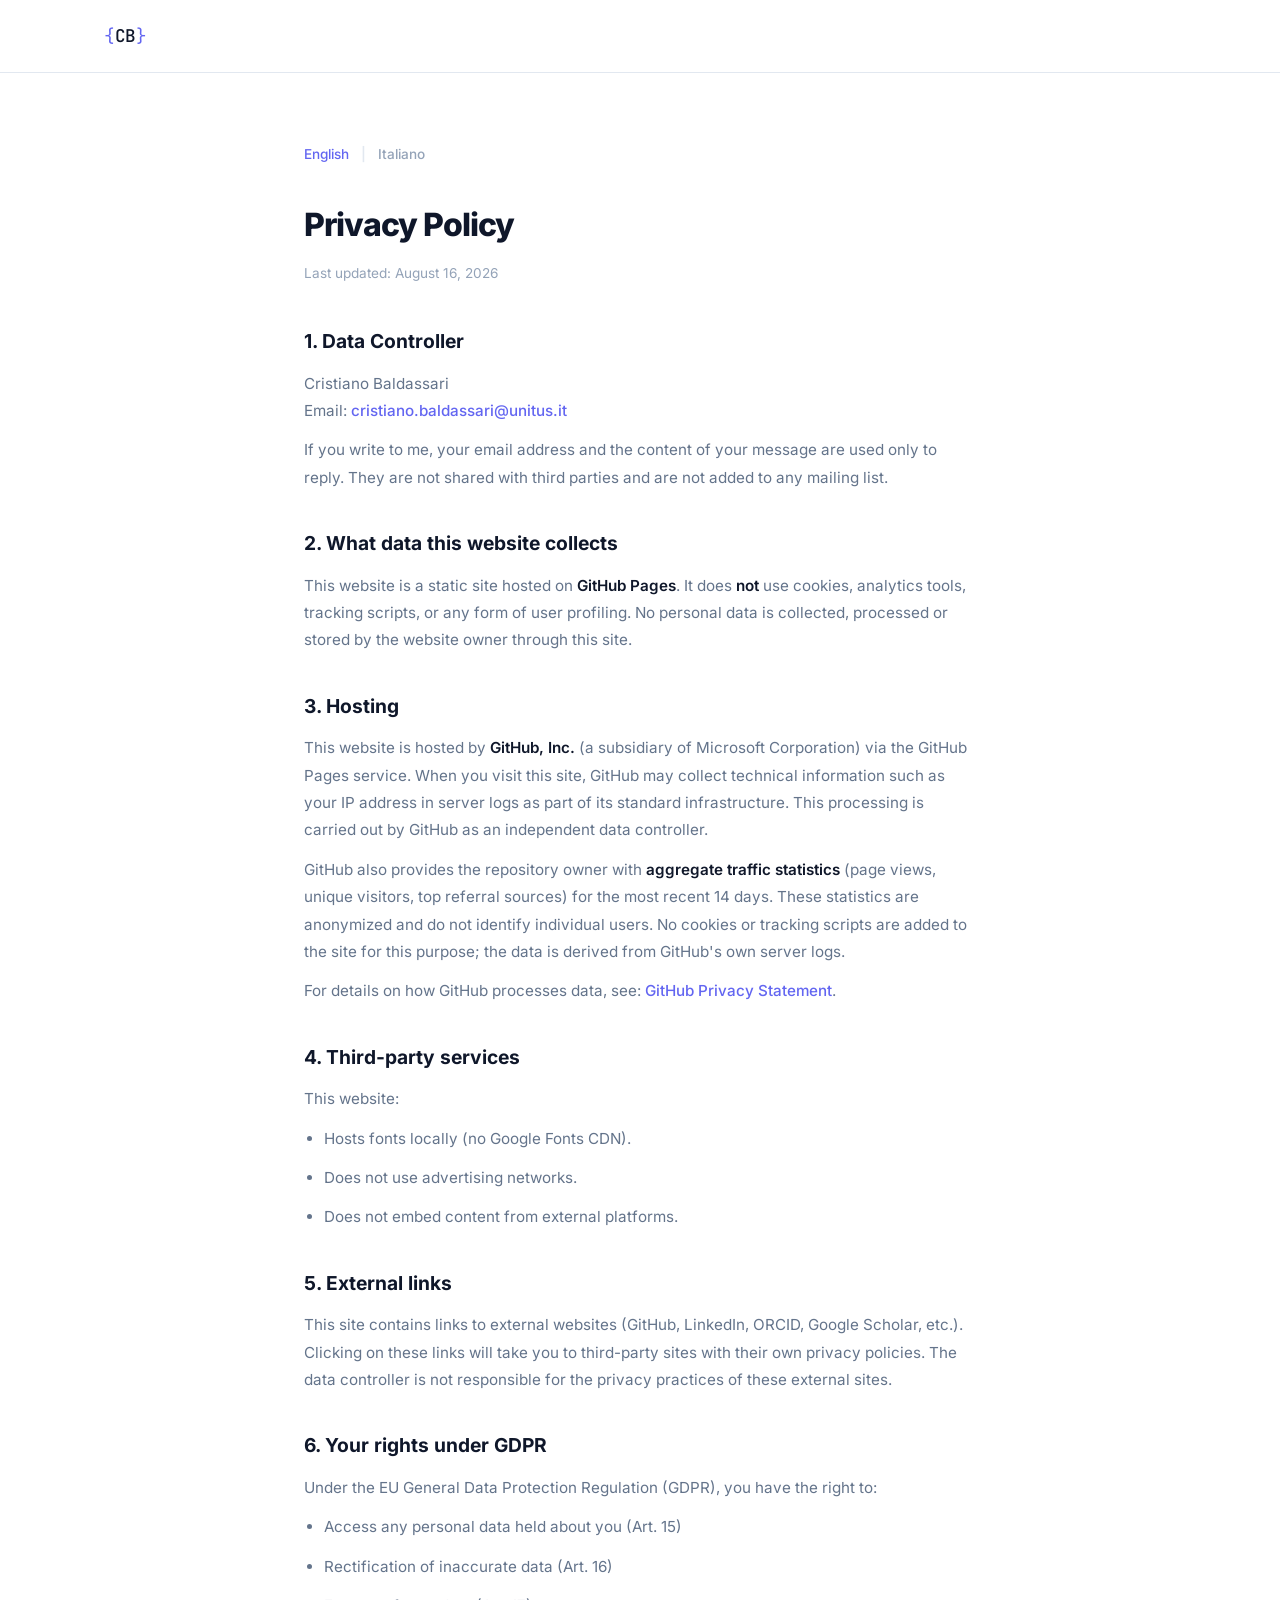
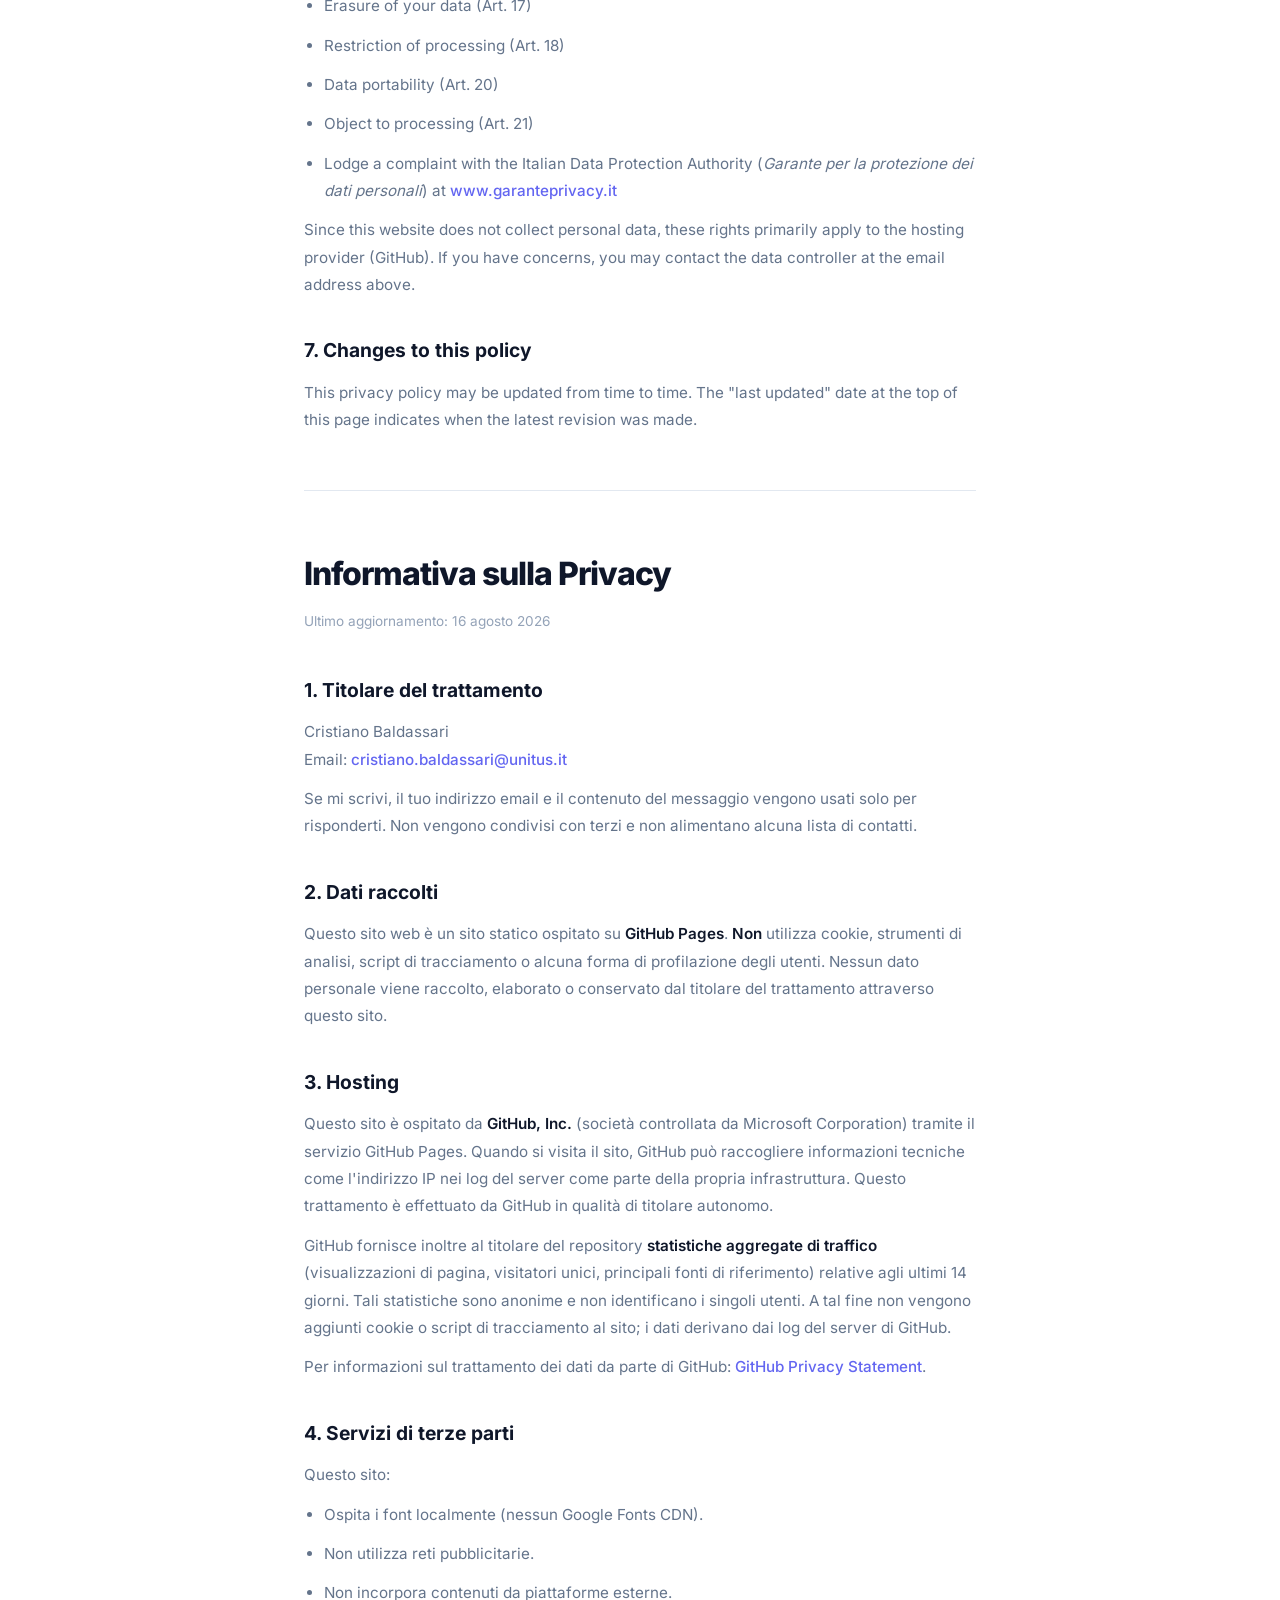
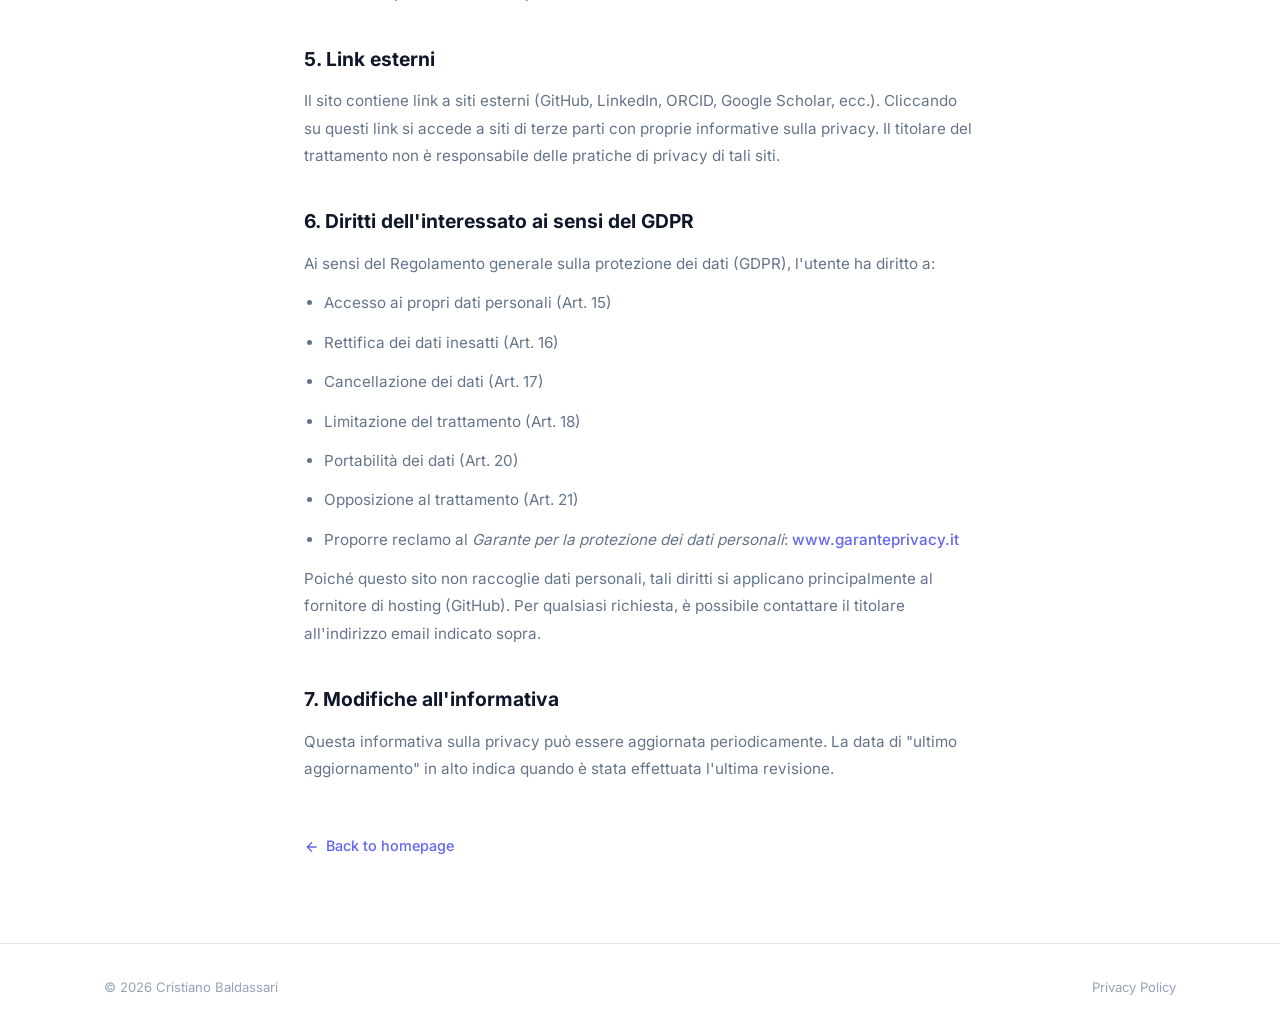
<file: privacy.html>
<!DOCTYPE html>
<html lang="en">
<head>
    <meta charset="UTF-8">
    <meta name="viewport" content="width=device-width, initial-scale=1.0">
    <title>Privacy Policy — Cristiano Baldassari</title>
    <link rel="icon" href="favicon.ico" type="image/x-icon">
    <link rel="stylesheet" href="css/fonts.css">
    <link rel="stylesheet" href="css/style.css">
    <style>
        .privacy {
            max-width: 720px;
            margin: 0 auto;
            padding: 140px 24px 80px;
        }
        .privacy h1 {
            font-size: 2rem;
            font-weight: 800;
            letter-spacing: -1px;
            margin-bottom: 8px;
        }
        .privacy .last-updated {
            font-size: 0.85rem;
            color: var(--color-text-tertiary);
            margin-bottom: 40px;
        }
        .privacy h2 {
            font-size: 1.2rem;
            font-weight: 700;
            margin-top: 36px;
            margin-bottom: 12px;
        }
        .privacy p, .privacy li {
            font-size: 0.95rem;
            color: var(--color-text-secondary);
            line-height: 1.8;
            margin-bottom: 12px;
        }
        .privacy ul {
            padding-left: 20px;
            margin-bottom: 12px;
        }
        .privacy a {
            font-weight: 500;
        }
        .privacy hr {
            border: none;
            border-top: 1px solid var(--color-border);
            margin: 56px 0;
        }
        .lang-switch {
            display: inline-flex;
            gap: 12px;
            margin-bottom: 32px;
            font-size: 0.85rem;
            font-weight: 600;
        }
        .lang-switch a {
            color: var(--color-text-tertiary);
            text-decoration: none;
        }
        .lang-switch a.active {
            color: var(--color-primary);
        }
        .back-link {
            display: inline-flex;
            align-items: center;
            gap: 6px;
            margin-top: 40px;
            font-size: 0.9rem;
            font-weight: 550;
        }
    </style>
</head>
<body>

    <nav class="navbar scrolled" id="navbar">
        <div class="container nav-container">
            <a href="index.html" class="nav-logo">
                <span class="logo-bracket">{</span>CB<span class="logo-bracket">}</span>
            </a>
        </div>
    </nav>

    <main class="privacy">

        <div class="lang-switch">
            <a href="#en" class="active">English</a>
            <span style="color: var(--color-border);">|</span>
            <a href="#it">Italiano</a>
        </div>

        <!-- English version -->
        <div id="en">
        <h1>Privacy Policy</h1>
        <p class="last-updated">Last updated: August 16, 2026</p>

        <h2>1. Data Controller</h2>
        <p>
            Cristiano Baldassari<br>
            Email: <a href="mailto:cristiano.baldassari@unitus.it">cristiano.baldassari@unitus.it</a>
        </p>
        <p>
            If you write to me, your email address and the content of your message are used only to reply. They are not shared with third parties and are not added to any mailing list.
        </p>

        <h2>2. What data this website collects</h2>
        <p>
            This website is a static site hosted on <strong>GitHub Pages</strong>.
            It does <strong>not</strong> use cookies, analytics tools, tracking scripts,
            or any form of user profiling. No personal data is collected, processed or stored
            by the website owner through this site.
        </p>

        <h2>3. Hosting</h2>
        <p>
            This website is hosted by <strong>GitHub, Inc.</strong> (a subsidiary of Microsoft Corporation)
            via the GitHub Pages service. When you visit this site, GitHub may collect technical
            information such as your IP address in server logs as part of its standard infrastructure.
            This processing is carried out by GitHub as an independent data controller.
        </p>
        <p>
            GitHub also provides the repository owner with <strong>aggregate
            traffic statistics</strong> (page views, unique visitors, top
            referral sources) for the most recent 14 days. These statistics
            are anonymized and do not identify individual users. No cookies
            or tracking scripts are added to the site for this purpose;
            the data is derived from GitHub's own server logs.
        </p>
        <p>
            For details on how GitHub processes data, see:
            <a href="https://docs.github.com/en/site-policy/privacy-policies/github-general-privacy-statement" target="_blank" rel="noopener">GitHub Privacy Statement</a>.
        </p>

        <h2>4. Third-party services</h2>
        <p>This website:</p>
        <ul>
            <li>Hosts fonts locally (no Google Fonts CDN).</li>
            <li>Does not use advertising networks.</li>
            <li>Does not embed content from external platforms.</li>
        </ul>

        <h2>5. External links</h2>
        <p>
            This site contains links to external websites (GitHub, LinkedIn, ORCID, Google Scholar, etc.).
            Clicking on these links will take you to third-party sites with their own privacy policies.
            The data controller is not responsible for the privacy practices of these external sites.
        </p>

        <h2>6. Your rights under GDPR</h2>
        <p>
            Under the EU General Data Protection Regulation (GDPR), you have the right to:
        </p>
        <ul>
            <li>Access any personal data held about you (Art. 15)</li>
            <li>Rectification of inaccurate data (Art. 16)</li>
            <li>Erasure of your data (Art. 17)</li>
            <li>Restriction of processing (Art. 18)</li>
            <li>Data portability (Art. 20)</li>
            <li>Object to processing (Art. 21)</li>
            <li>Lodge a complaint with the Italian Data Protection Authority (<em>Garante per la protezione dei dati personali</em>) at <a href="https://www.garanteprivacy.it" target="_blank" rel="noopener">www.garanteprivacy.it</a></li>
        </ul>
        <p>
            Since this website does not collect personal data, these rights primarily apply
            to the hosting provider (GitHub). If you have concerns, you may contact the data controller
            at the email address above.
        </p>

        <h2>7. Changes to this policy</h2>
        <p>
            This privacy policy may be updated from time to time. The "last updated" date at the top
            of this page indicates when the latest revision was made.
        </p>
        </div>

        <hr>

        <!-- Italian version -->
        <div id="it">
        <h1>Informativa sulla Privacy</h1>
        <p class="last-updated">Ultimo aggiornamento: 16 agosto 2026</p>

        <h2>1. Titolare del trattamento</h2>
        <p>
            Cristiano Baldassari<br>
            Email: <a href="mailto:cristiano.baldassari@unitus.it">cristiano.baldassari@unitus.it</a>
        </p>
        <p>
            Se mi scrivi, il tuo indirizzo email e il contenuto del messaggio vengono usati solo per risponderti. Non vengono condivisi con terzi e non alimentano alcuna lista di contatti.
        </p>

        <h2>2. Dati raccolti</h2>
        <p>
            Questo sito web è un sito statico ospitato su <strong>GitHub Pages</strong>.
            <strong>Non</strong> utilizza cookie, strumenti di analisi, script di tracciamento
            o alcuna forma di profilazione degli utenti. Nessun dato personale viene raccolto,
            elaborato o conservato dal titolare del trattamento attraverso questo sito.
        </p>

        <h2>3. Hosting</h2>
        <p>
            Questo sito è ospitato da <strong>GitHub, Inc.</strong> (società controllata da Microsoft Corporation)
            tramite il servizio GitHub Pages. Quando si visita il sito, GitHub può raccogliere
            informazioni tecniche come l'indirizzo IP nei log del server come parte della propria
            infrastruttura. Questo trattamento è effettuato da GitHub in qualità di titolare autonomo.
        </p>
        <p>
            GitHub fornisce inoltre al titolare del repository
            <strong>statistiche aggregate di traffico</strong> (visualizzazioni
            di pagina, visitatori unici, principali fonti di riferimento)
            relative agli ultimi 14 giorni. Tali statistiche sono anonime e
            non identificano i singoli utenti. A tal fine non vengono
            aggiunti cookie o script di tracciamento al sito; i dati
            derivano dai log del server di GitHub.
        </p>
        <p>
            Per informazioni sul trattamento dei dati da parte di GitHub:
            <a href="https://docs.github.com/en/site-policy/privacy-policies/github-general-privacy-statement" target="_blank" rel="noopener">GitHub Privacy Statement</a>.
        </p>

        <h2>4. Servizi di terze parti</h2>
        <p>Questo sito:</p>
        <ul>
            <li>Ospita i font localmente (nessun Google Fonts CDN).</li>
            <li>Non utilizza reti pubblicitarie.</li>
            <li>Non incorpora contenuti da piattaforme esterne.</li>
        </ul>

        <h2>5. Link esterni</h2>
        <p>
            Il sito contiene link a siti esterni (GitHub, LinkedIn, ORCID, Google Scholar, ecc.).
            Cliccando su questi link si accede a siti di terze parti con proprie informative sulla privacy.
            Il titolare del trattamento non è responsabile delle pratiche di privacy di tali siti.
        </p>

        <h2>6. Diritti dell'interessato ai sensi del GDPR</h2>
        <p>
            Ai sensi del Regolamento generale sulla protezione dei dati (GDPR), l'utente ha diritto a:
        </p>
        <ul>
            <li>Accesso ai propri dati personali (Art. 15)</li>
            <li>Rettifica dei dati inesatti (Art. 16)</li>
            <li>Cancellazione dei dati (Art. 17)</li>
            <li>Limitazione del trattamento (Art. 18)</li>
            <li>Portabilità dei dati (Art. 20)</li>
            <li>Opposizione al trattamento (Art. 21)</li>
            <li>Proporre reclamo al <em>Garante per la protezione dei dati personali</em>: <a href="https://www.garanteprivacy.it" target="_blank" rel="noopener">www.garanteprivacy.it</a></li>
        </ul>
        <p>
            Poiché questo sito non raccoglie dati personali, tali diritti si applicano principalmente
            al fornitore di hosting (GitHub). Per qualsiasi richiesta, è possibile contattare il titolare
            all'indirizzo email indicato sopra.
        </p>

        <h2>7. Modifiche all'informativa</h2>
        <p>
            Questa informativa sulla privacy può essere aggiornata periodicamente. La data di
            "ultimo aggiornamento" in alto indica quando è stata effettuata l'ultima revisione.
        </p>
        </div>

        <a href="index.html" class="back-link">
            <svg width="16" height="16" viewBox="0 0 24 24" fill="none" stroke="currentColor" stroke-width="2"><path d="M19 12H5M12 19l-7-7 7-7"/></svg>
            Back to homepage
        </a>
    </main>

    <footer class="footer">
        <div class="container footer-content">
            <p>&copy; 2026 Cristiano Baldassari</p>
            <a href="privacy.html" class="footer-link">Privacy Policy</a>
        </div>
    </footer>

</body>
</html>
</file>
<file: css/fonts.css>
/* =============================================
   LOCAL FONT FACES — GDPR compliant
   No external requests to Google servers
   ============================================= */

@font-face {
    font-family: 'Inter';
    font-style: normal;
    font-weight: 300;
    font-display: swap;
    src: url('../fonts/inter-300.woff2') format('woff2'),
         url('../fonts/inter-300.ttf') format('truetype');
}

@font-face {
    font-family: 'Inter';
    font-style: normal;
    font-weight: 400;
    font-display: swap;
    src: url('../fonts/inter-400.woff2') format('woff2'),
         url('../fonts/inter-400.ttf') format('truetype');
}

@font-face {
    font-family: 'Inter';
    font-style: normal;
    font-weight: 500;
    font-display: swap;
    src: url('../fonts/inter-500.woff2') format('woff2'),
         url('../fonts/inter-500.ttf') format('truetype');
}

@font-face {
    font-family: 'Inter';
    font-style: normal;
    font-weight: 600;
    font-display: swap;
    src: url('../fonts/inter-600.woff2') format('woff2'),
         url('../fonts/inter-600.ttf') format('truetype');
}

@font-face {
    font-family: 'Inter';
    font-style: normal;
    font-weight: 700;
    font-display: swap;
    src: url('../fonts/inter-700.woff2') format('woff2'),
         url('../fonts/inter-700.ttf') format('truetype');
}

@font-face {
    font-family: 'Inter';
    font-style: normal;
    font-weight: 800;
    font-display: swap;
    src: url('../fonts/inter-800.woff2') format('woff2'),
         url('../fonts/inter-800.ttf') format('truetype');
}

@font-face {
    font-family: 'JetBrains Mono';
    font-style: normal;
    font-weight: 400;
    font-display: swap;
    src: url('../fonts/jetbrains-400.woff2') format('woff2'),
         url('../fonts/jetbrains-400.ttf') format('truetype');
}

@font-face {
    font-family: 'JetBrains Mono';
    font-style: normal;
    font-weight: 500;
    font-display: swap;
    src: url('../fonts/jetbrains-500.woff2') format('woff2'),
         url('../fonts/jetbrains-500.ttf') format('truetype');
}
</file>
<file: css/style.css>
/* =============================================
   VARIABLES & RESET
   ============================================= */

:root {
    --color-primary: #6366f1;
    --color-primary-rgb: 99, 102, 241;
    --color-primary-light: rgba(99, 102, 241, 0.08);
    --color-primary-glow: rgba(99, 102, 241, 0.15);
    --color-accent: #06b6d4;
    --color-accent-rgb: 6, 182, 212;
    --color-text: #0f172a;
    --color-text-secondary: #64748b;
    --color-text-tertiary: #94a3b8;
    --color-bg: #ffffff;
    --color-bg-alt: #f8fafc;
    --color-bg-dark: #0f172a;
    --color-bg-dark-card: #1e293b;
    --color-border: #e2e8f0;
    --color-border-light: #f1f5f9;
    --font-body: 'Inter', -apple-system, BlinkMacSystemFont, 'Segoe UI', sans-serif;
    --font-mono: 'JetBrains Mono', 'Fira Code', monospace;
    --max-width: 1120px;
    --radius: 12px;
    --radius-lg: 20px;
    --shadow-sm: 0 1px 2px rgba(0,0,0,0.04);
    --shadow: 0 4px 16px rgba(0,0,0,0.06);
    --shadow-lg: 0 12px 40px rgba(0,0,0,0.1);
    --shadow-glow: 0 0 40px rgba(99, 102, 241, 0.12);
    --transition: 0.3s cubic-bezier(0.4, 0, 0.2, 1);
    --transition-slow: 0.6s cubic-bezier(0.4, 0, 0.2, 1);
}

[data-theme="dark"] {
    --color-text: #e2e8f0;
    --color-text-secondary: #94a3b8;
    --color-text-tertiary: #64748b;
    --color-bg: #0f172a;
    --color-bg-alt: #1e293b;
    --color-bg-dark: #020617;
    --color-bg-dark-card: #0f172a;
    --color-border: #1e293b;
    --color-border-light: #1e293b;
    --shadow-sm: 0 1px 2px rgba(0,0,0,0.2);
    --shadow: 0 4px 16px rgba(0,0,0,0.3);
    --shadow-lg: 0 12px 40px rgba(0,0,0,0.4);
}

*,
*::before,
*::after {
    margin: 0;
    padding: 0;
    box-sizing: border-box;
}

html {
    scroll-behavior: smooth;
    scroll-padding-top: 80px;
}

/* Skip to content — visible only on keyboard focus */
.skip-link {
    position: absolute;
    top: -100%;
    left: 16px;
    z-index: 10000;
    padding: 8px 16px;
    background: var(--color-primary);
    color: #fff;
    border-radius: var(--radius);
    font-size: 0.875rem;
    font-weight: 600;
    text-decoration: none;
    transition: top 0.2s;
}

.skip-link:focus {
    top: 16px;
    color: #fff;
}

body {
    font-family: var(--font-body);
    color: var(--color-text);
    background: var(--color-bg);
    line-height: 1.7;
    font-size: 16px;
    -webkit-font-smoothing: antialiased;
    -moz-osx-font-smoothing: grayscale;
    overflow-x: hidden;
}

a {
    color: var(--color-primary);
    text-decoration: none;
    transition: color var(--transition);
}

a:hover {
    color: var(--color-accent);
}

img {
    max-width: 100%;
    display: block;
}

strong {
    font-weight: 600;
    color: var(--color-text);
}

.container {
    max-width: var(--max-width);
    margin: 0 auto;
    padding: 0 24px;
}

/* =============================================
   NAVBAR
   ============================================= */

.navbar {
    position: fixed;
    top: 0;
    left: 0;
    right: 0;
    z-index: 1000;
    background: rgba(255, 255, 255, 0.8);
    backdrop-filter: blur(20px) saturate(180%);
    -webkit-backdrop-filter: blur(20px) saturate(180%);
    border-bottom: 1px solid transparent;
    transition: all var(--transition);
}

.navbar.scrolled {
    border-bottom-color: var(--color-border);
    background: rgba(255, 255, 255, 0.92);
}

.nav-container {
    display: flex;
    align-items: center;
    justify-content: space-between;
    height: 72px;
}

.nav-logo {
    font-family: var(--font-mono);
    font-size: 1.1rem;
    font-weight: 500;
    color: var(--color-text);
    letter-spacing: -0.5px;
    transition: color var(--transition);
}

.nav-logo:hover {
    color: var(--color-primary);
}

.logo-bracket {
    color: var(--color-primary);
    font-weight: 400;
}

.nav-menu {
    display: flex;
    list-style: none;
    gap: 4px;
    align-items: center;
}

.nav-link {
    padding: 8px 16px;
    border-radius: 8px;
    font-size: 0.88rem;
    font-weight: 450;
    color: var(--color-text-secondary);
    transition: all var(--transition);
    position: relative;
}

.nav-link::after {
    content: '';
    position: absolute;
    bottom: 0;
    left: 50%;
    width: 0;
    height: 2px;
    background: var(--color-primary);
    border-radius: 1px;
    transform: translateX(-50%);
    transition: width var(--transition);
}

.nav-link.active::after {
    width: 20px;
}

.nav-link:hover,
.nav-link.active {
    color: var(--color-text);
    background: var(--color-bg-alt);
}

.btn-nav {
    background: var(--color-text) !important;
    color: #fff !important;
    border-radius: 8px;
    margin-left: 8px;
}

.btn-nav:hover {
    background: var(--color-primary) !important;
    color: #fff !important;
}

.nav-toggle {
    display: none;
    flex-direction: column;
    gap: 5px;
    background: none;
    border: none;
    cursor: pointer;
    padding: 4px;
}

.nav-toggle span {
    display: block;
    width: 22px;
    height: 2px;
    background: var(--color-text);
    border-radius: 2px;
    transition: all var(--transition);
}

/* =============================================
   HERO
   ============================================= */

.hero {
    min-height: 100vh;
    display: flex;
    align-items: center;
    position: relative;
    padding-top: 72px;
    overflow: hidden;
}

.hero-bg {
    position: absolute;
    inset: 0;
    pointer-events: none;
}

.hero-graph {
    position: absolute;
    background-size: contain;
    background-repeat: no-repeat;
    background-position: center;
    pointer-events: none;
}

.hero-graph-communities {
    width: 700px;
    height: 700px;
    background-image: url('../img/communities.png');
    top: 50%;
    right: -8%;
    transform: translateY(-50%);
    opacity: 0.06;
    filter: saturate(0.3);
    animation: graphDrift 30s ease-in-out infinite;
}

@keyframes graphDrift {
    0%, 100% { transform: translateY(-50%) scale(1) rotate(0deg); }
    50% { transform: translateY(-52%) scale(1.02) rotate(2deg); }
}

.hero-orb {
    position: absolute;
    border-radius: 50%;
    filter: blur(80px);
    opacity: 0.5;
    animation: orbFloat 20s ease-in-out infinite;
    will-change: transform;
}

.hero-orb-1 {
    width: 500px;
    height: 500px;
    background: radial-gradient(circle, rgba(var(--color-primary-rgb), 0.2), transparent 70%);
    top: -10%;
    right: -5%;
    animation-delay: 0s;
}

.hero-orb-2 {
    width: 400px;
    height: 400px;
    background: radial-gradient(circle, rgba(var(--color-accent-rgb), 0.15), transparent 70%);
    bottom: 10%;
    left: -10%;
    animation-delay: -7s;
}

@keyframes orbFloat {
    0%, 100% { transform: translate(0, 0) scale(1); }
    33% { transform: translate(30px, -20px) scale(1.05); }
    66% { transform: translate(-20px, 15px) scale(0.95); }
}

.hero-grid-pattern {
    position: absolute;
    inset: 0;
    background-image:
        linear-gradient(rgba(0,0,0,0.02) 1px, transparent 1px),
        linear-gradient(90deg, rgba(0,0,0,0.02) 1px, transparent 1px);
    background-size: 60px 60px;
    mask-image: radial-gradient(ellipse 80% 60% at 50% 40%, black 30%, transparent 100%);
    -webkit-mask-image: radial-gradient(ellipse 80% 60% at 50% 40%, black 30%, transparent 100%);
}

.hero-content {
    display: grid;
    grid-template-columns: 1fr auto;
    align-items: center;
    gap: 80px;
    position: relative;
    z-index: 1;
}

.hero-badge {
    display: inline-flex;
    align-items: center;
    gap: 8px;
    padding: 6px 16px 6px 10px;
    background: var(--color-primary-light);
    border: 1px solid var(--color-primary-glow);
    border-radius: 100px;
    font-size: 0.82rem;
    font-weight: 500;
    color: var(--color-primary);
    margin-bottom: 24px;
}

.badge-dot {
    width: 8px;
    height: 8px;
    background: var(--color-primary);
    border-radius: 50%;
    animation: pulse 2s ease-in-out infinite;
}

@keyframes pulse {
    0%, 100% { opacity: 1; transform: scale(1); }
    50% { opacity: 0.5; transform: scale(0.8); }
}

.hero-name {
    font-size: 4rem;
    font-weight: 800;
    letter-spacing: -2px;
    line-height: 1.05;
    margin-bottom: 24px;
    color: var(--color-text);
}

.hero-name-accent {
    color: var(--color-text-secondary);
}

.hero-description {
    font-size: 1.1rem;
    color: var(--color-text-secondary);
    max-width: 540px;
    margin-bottom: 36px;
    line-height: 1.75;
}

.hero-description strong {
    color: var(--color-text);
}

.hero-cta {
    display: flex;
    gap: 12px;
    margin-bottom: 48px;
}

.hero-quick-links {
    display: flex;
    align-items: center;
    gap: 12px;
}

.hero-quick-link {
    font-size: 0.88rem;
    font-weight: 450;
    color: var(--color-text-tertiary);
    transition: color var(--transition);
}

.hero-quick-link:hover {
    color: var(--color-primary);
}

.hero-quick-divider {
    color: var(--color-border);
    font-size: 0.85rem;
    user-select: none;
}

.hero-visual {
    position: relative;
}

.hero-image-frame {
    position: relative;
    cursor: pointer;
    touch-action: manipulation;
    -webkit-tap-highlight-color: transparent;
    user-select: none;
}

.hero-image-placeholder {
    width: 280px;
    height: 280px;
    border-radius: 50%;
    background: linear-gradient(135deg, var(--color-bg-dark) 0%, #334155 100%);
    display: flex;
    align-items: center;
    justify-content: center;
    font-size: 4.5rem;
    font-weight: 800;
    color: rgba(255,255,255,0.15);
    position: relative;
    z-index: 1;
}

.hero-image-frame img {
    width: 280px;
    height: 280px;
    border-radius: 50%;
    object-fit: cover;
    object-position: center top;
    z-index: 1;
    transition: opacity 0.5s ease;
}

.hero-image-frame .photo-casual {
    position: relative;
    display: block;
}

.hero-image-frame .photo-elegant {
    position: absolute;
    top: 0;
    left: 0;
    opacity: 0;
}

.has-hover .hero-image-frame:hover .photo-casual {
    opacity: 0;
}
.has-hover .hero-image-frame:hover .photo-elegant {
    opacity: 1;
}

.hero-image-frame.tapped .photo-casual {
    opacity: 0;
}
.hero-image-frame.tapped .photo-elegant {
    opacity: 1;
}

.hero-image-ring {
    position: absolute;
    inset: -12px;
    border-radius: 50%;
    border: 2px dashed var(--color-border);
    animation: spin 30s linear infinite;
    pointer-events: none;
}

@keyframes spin {
    from { transform: rotate(0deg); }
    to { transform: rotate(360deg); }
}

.hero-scroll {
    position: absolute;
    bottom: 32px;
    left: 50%;
    transform: translateX(-50%);
    display: flex;
    flex-direction: column;
    align-items: center;
    gap: 8px;
    color: var(--color-text-tertiary);
    font-size: 0.72rem;
    text-transform: uppercase;
    letter-spacing: 2px;
    font-weight: 500;
}

.hero-scroll-line {
    width: 1px;
    height: 32px;
    background: linear-gradient(to bottom, var(--color-text-tertiary), transparent);
    animation: scrollLine 2s ease-in-out infinite;
}

@keyframes scrollLine {
    0%, 100% { opacity: 0.3; transform: scaleY(0.5); }
    50% { opacity: 1; transform: scaleY(1); }
}

/* =============================================
   BUTTONS
   ============================================= */

.btn {
    display: inline-flex;
    align-items: center;
    gap: 8px;
    padding: 14px 28px;
    border-radius: 10px;
    font-size: 0.92rem;
    font-weight: 550;
    transition: all var(--transition);
    cursor: pointer;
    border: none;
    position: relative;
}

.btn-primary {
    background: var(--color-text);
    color: #fff;
}

.btn-primary:hover {
    background: var(--color-primary);
    color: #fff;
    transform: translateY(-2px);
    box-shadow: var(--shadow-glow);
}

.btn-primary svg {
    transition: transform var(--transition);
}

.btn-primary:hover svg {
    transform: translate(2px, -2px);
}

.btn-ghost {
    background: transparent;
    color: var(--color-text);
    border: 1.5px solid var(--color-border);
}

.btn-ghost:hover {
    border-color: var(--color-primary);
    color: var(--color-primary);
    background: var(--color-primary-light);
}

/* =============================================
   SECTIONS
   ============================================= */

.section {
    padding: 120px 0;
    position: relative;
}

.section-dark {
    background: var(--color-bg-dark);
    color: #fff;
}

.section-dark .section-title {
    color: #fff;
}

.section-dark .section-label {
    color: var(--color-primary);
}

.section-dark .section-description {
    color: var(--color-text-tertiary);
}

.section-header {
    margin-bottom: 56px;
}

.section-label {
    display: block;
    font-family: var(--font-mono);
    font-size: 0.82rem;
    font-weight: 500;
    color: var(--color-primary);
    margin-bottom: 16px;
    letter-spacing: 0.5px;
}

.section-title {
    font-size: 2.5rem;
    font-weight: 800;
    letter-spacing: -1px;
    line-height: 1.15;
    color: var(--color-text);
}

.section-description {
    margin-top: 16px;
    font-size: 1.05rem;
    color: var(--color-text-secondary);
    max-width: 560px;
}

.section-description a {
    font-weight: 500;
}

/* =============================================
   ABOUT
   ============================================= */

.section-graph {
    position: relative;
    overflow: hidden;
}

.section-graph-bg {
    position: absolute;
    top: -20%;
    left: 55%;
    width: 600px;
    height: 600px;
    background: url('../img/hairball.png') no-repeat center;
    background-size: contain;
    opacity: 0.07;
    filter: saturate(0);
    pointer-events: none;
    animation: graphDrift 25s ease-in-out infinite reverse;
}

.about-content {
    position: relative;
    z-index: 1;
}

.about-grid {
    position: relative;
}

.about-text {
    max-width: 640px;
}

.about-visual {
    position: absolute;
    right: 180px;
    top: 50%;
    transform: translateY(-50%);
    pointer-events: none;
}

.orbit-anim {
    width: 400px;
    height: 400px;
    color: var(--color-primary);
}

.orbit-ring-1 {
    animation: spin 40s linear infinite;
    transform-origin: center;
}

.orbit-ring-2 {
    animation: spin 28s linear infinite reverse;
    transform-origin: center;
}

.orbit-ring-3 {
    animation: spin 18s linear infinite;
    transform-origin: center;
}

.about-text p {
    margin-bottom: 16px;
    color: var(--color-text-secondary);
    font-size: 1.02rem;
    line-height: 1.8;
}

.about-text strong {
    color: var(--color-text);
}

.about-cards {
    display: flex;
    flex-direction: column;
    gap: 16px;
}

.about-card {
    padding: 24px;
    border: 1px solid var(--color-border);
    border-radius: var(--radius);
    transition: all var(--transition);
    position: relative;
    overflow: hidden;
}

.about-card::before {
    content: '';
    position: absolute;
    top: 0;
    left: 0;
    width: 3px;
    height: 100%;
    background: linear-gradient(to bottom, var(--color-primary), var(--color-accent));
    opacity: 0;
    transition: opacity var(--transition);
}

.about-card:hover {
    border-color: var(--color-primary-glow);
    box-shadow: var(--shadow);
}

.about-card:hover::before {
    opacity: 1;
}

.about-card-icon {
    margin-bottom: 12px;
    color: var(--color-primary);
}

.about-card h3 {
    font-size: 0.95rem;
    font-weight: 650;
    margin-bottom: 6px;
}

.about-card p {
    font-size: 0.85rem;
    color: var(--color-text-secondary);
    line-height: 1.6;
}

/* =============================================
   PUBLICATIONS
   ============================================= */

.pub-filters {
    display: flex;
    gap: 8px;
    flex-wrap: wrap;
}

.pub-filter {
    padding: 8px 18px;
    border-radius: 100px;
    border: 1px solid rgba(255,255,255,0.12);
    background: transparent;
    color: var(--color-text-tertiary);
    font-size: 0.85rem;
    font-weight: 500;
    cursor: pointer;
    transition: all var(--transition);
    font-family: var(--font-body);
}

.pub-filter:hover {
    border-color: rgba(255,255,255,0.25);
    color: #fff;
}

.pub-filter.active {
    background: var(--color-primary);
    border-color: var(--color-primary);
    color: #fff;
}

.publications-list {
    display: flex;
    flex-direction: column;
    gap: 16px;
}

.publication-item {
    display: grid;
    grid-template-columns: auto 1fr;
    gap: 24px;
    padding: 28px;
    background: var(--color-bg-dark-card);
    border: 1px solid rgba(255,255,255,0.06);
    border-radius: var(--radius);
    transition: all var(--transition);
}

.publication-item:hover {
    border-color: rgba(var(--color-primary-rgb), 0.3);
    box-shadow: 0 0 30px rgba(var(--color-primary-rgb), 0.08);
    transform: translateX(4px);
}

.publication-item.hidden {
    display: none;
}

.pub-year-badge {
    font-family: var(--font-mono);
    font-size: 0.82rem;
    font-weight: 500;
    color: var(--color-primary);
    padding-top: 3px;
    min-width: 48px;
}

.publication-title {
    font-size: 1.02rem;
    font-weight: 600;
    color: #fff;
    margin-bottom: 8px;
    line-height: 1.45;
}

.publication-authors {
    font-size: 0.85rem;
    color: var(--color-text-tertiary);
    margin-bottom: 4px;
}

.publication-venue {
    font-size: 0.82rem;
    color: var(--color-text-tertiary);
    font-style: italic;
    margin-bottom: 12px;
}

.publication-abstract {
    font-size: 0.86rem;
    color: rgba(255,255,255,0.5);
    line-height: 1.7;
    margin-bottom: 14px;
    display: -webkit-box;
    -webkit-line-clamp: 2;
    -webkit-box-orient: vertical;
    overflow: hidden;
    cursor: pointer;
    transition: all 0.4s ease;
}

.publication-abstract:hover {
    color: rgba(255,255,255,0.65);
}

.publication-abstract.expanded {
    -webkit-line-clamp: unset;
    display: block;
    color: rgba(255,255,255,0.6);
}

.publication-links {
    display: flex;
    gap: 10px;
}

.pub-link {
    display: inline-flex;
    align-items: center;
    gap: 6px;
    padding: 5px 14px;
    background: rgba(255,255,255,0.06);
    border: 1px solid rgba(255,255,255,0.08);
    color: var(--color-primary);
    border-radius: 6px;
    font-size: 0.78rem;
    font-weight: 550;
    transition: all var(--transition);
}

.pub-link:hover {
    background: var(--color-primary);
    border-color: var(--color-primary);
    color: #fff;
}

/* =============================================
   PROJECTS
   ============================================= */

.projects-grid {
    display: grid;
    grid-template-columns: repeat(auto-fill, minmax(360px, 1fr));
    gap: 24px;
}

.project-card {
    position: relative;
    background: var(--color-bg);
    border: 1px solid var(--color-border);
    border-radius: var(--radius-lg);
    padding: 32px;
    transition: all var(--transition);
    overflow: hidden;
}

.project-card-glow {
    position: absolute;
    top: -50%;
    left: -50%;
    width: 200%;
    height: 200%;
    background: radial-gradient(circle at center, rgba(var(--color-primary-rgb), 0.06), transparent 50%);
    opacity: 0;
    transition: opacity var(--transition-slow);
    pointer-events: none;
}

.project-card:hover {
    border-color: var(--color-primary-glow);
    transform: translateY(-4px);
    box-shadow: var(--shadow-lg), var(--shadow-glow);
}

.project-card:hover .project-card-glow {
    opacity: 1;
}

.project-header {
    display: flex;
    justify-content: space-between;
    align-items: center;
    margin-bottom: 20px;
}

.project-icon {
    width: 32px;
    height: 32px;
    color: var(--color-text-secondary);
}

.project-repo-link {
    display: inline-flex;
    align-items: center;
    gap: 4px;
    font-size: 0.82rem;
    font-weight: 550;
    color: var(--color-text-secondary);
}

.project-repo-link:hover {
    color: var(--color-primary);
}

.project-title {
    font-family: var(--font-mono);
    font-size: 1.2rem;
    font-weight: 600;
    margin-bottom: 12px;
}

.project-description {
    font-size: 0.9rem;
    color: var(--color-text-secondary);
    margin-bottom: 20px;
    line-height: 1.7;
}

.project-tags {
    display: flex;
    flex-wrap: wrap;
    gap: 6px;
}

.tag {
    padding: 4px 12px;
    background: var(--color-primary-light);
    color: var(--color-primary);
    border-radius: 6px;
    font-size: 0.76rem;
    font-weight: 550;
}

/* =============================================
   CV / TIMELINE
   ============================================= */

.cv-download {
    margin-bottom: 40px;
}

.timeline {
    position: relative;
    padding-left: 40px;
}

.timeline::before {
    content: '';
    position: absolute;
    left: 7px;
    top: 8px;
    bottom: 8px;
    width: 2px;
    background: linear-gradient(to bottom, var(--color-primary), var(--color-accent), transparent);
}

.timeline-item {
    position: relative;
    padding-bottom: 40px;
}

.timeline-item:last-child {
    padding-bottom: 0;
}

.timeline-marker {
    position: absolute;
    left: -40px;
    top: 6px;
    width: 16px;
    height: 16px;
    border-radius: 50%;
    background: var(--color-bg-dark);
    border: 3px solid var(--color-primary);
    transition: all var(--transition);
}

.timeline-item:hover .timeline-marker {
    background: var(--color-primary);
    box-shadow: 0 0 12px rgba(var(--color-primary-rgb), 0.4);
}

.timeline-date {
    display: inline-block;
    font-family: var(--font-mono);
    font-size: 0.78rem;
    font-weight: 500;
    color: var(--color-primary);
    margin-bottom: 6px;
    text-transform: uppercase;
    letter-spacing: 0.5px;
}

.timeline-content h3 {
    font-size: 1.1rem;
    font-weight: 650;
    margin-bottom: 4px;
    color: #fff;
}

.timeline-content p {
    font-size: 0.9rem;
    color: var(--color-text-tertiary);
}

.timeline-detail {
    margin-top: 8px;
    font-size: 0.85rem !important;
    color: rgba(255,255,255,0.35) !important;
    line-height: 1.6;
}

/* =============================================
   CONTACT
   ============================================= */

.contact-container {
    text-align: center;
}

.contact-container .section-header {
    display: flex;
    flex-direction: column;
    align-items: center;
}

.contact-container .section-description {
    text-align: center;
}

.contact-grid {
    display: grid;
    grid-template-columns: repeat(3, 1fr);
    gap: 16px;
    max-width: 560px;
    margin: 0 auto;
}

.contact-card {
    display: flex;
    flex-direction: column;
    align-items: center;
    gap: 10px;
    padding: 28px 16px;
    background: var(--color-bg-alt);
    border: 1px solid var(--color-border);
    border-radius: var(--radius);
    transition: all var(--transition);
    color: var(--color-text);
    text-align: center;
}

.contact-card:hover {
    border-color: var(--color-primary);
    color: var(--color-primary);
    transform: translateY(-4px);
    box-shadow: var(--shadow-lg), var(--shadow-glow);
}

.contact-card-icon {
    width: 40px;
    height: 40px;
    display: flex;
    align-items: center;
    justify-content: center;
}

.contact-card-icon svg {
    width: 28px;
    height: 28px;
}

.contact-card-label {
    font-size: 0.9rem;
    font-weight: 600;
}

.contact-card-hint {
    font-size: 0.75rem;
    color: var(--color-text-tertiary);
}

/* =============================================
   FOOTER
   ============================================= */

.footer {
    padding: 32px 0;
    border-top: 1px solid var(--color-border);
}

.footer-content {
    display: flex;
    justify-content: space-between;
    align-items: center;
}

.footer p {
    font-size: 0.82rem;
    color: var(--color-text-tertiary);
}

.footer-link {
    font-size: 0.82rem;
    color: var(--color-text-tertiary);
    transition: color var(--transition);
}

.footer-link:hover {
    color: var(--color-primary);
}

/* =============================================
   DARK THEME OVERRIDES
   ============================================= */

[data-theme="dark"] .navbar {
    background: rgba(15, 23, 42, 0.8);
}

[data-theme="dark"] .navbar.scrolled {
    background: rgba(15, 23, 42, 0.92);
    border-bottom-color: var(--color-border);
}

[data-theme="dark"] .nav-link:hover,
[data-theme="dark"] .nav-link.active {
    color: #fff;
    background: var(--color-bg-alt);
}

[data-theme="dark"] .btn-nav {
    background: #e2e8f0 !important;
    color: #0f172a !important;
}

[data-theme="dark"] .btn-nav:hover {
    background: var(--color-primary) !important;
    color: #fff !important;
}

[data-theme="dark"] .nav-toggle span {
    background: var(--color-text);
}

[data-theme="dark"] .hero-name {
    color: #fff;
}

[data-theme="dark"] .btn-primary {
    background: var(--color-primary);
    color: #fff;
}

[data-theme="dark"] .btn-ghost {
    color: var(--color-text);
    border-color: var(--color-border);
}

[data-theme="dark"] .btn-ghost:hover {
    border-color: var(--color-primary);
    color: var(--color-primary);
}

[data-theme="dark"] .section-dark {
    background: var(--color-bg-dark);
}

[data-theme="dark"] .section-dark .section-title,
[data-theme="dark"] .timeline-content h3 {
    color: #fff;
}

[data-theme="dark"] .publication-item {
    background: var(--color-bg-dark-card);
    border-color: rgba(255,255,255,0.06);
}

[data-theme="dark"] .contact-card {
    background: var(--color-bg-alt);
    border-color: var(--color-border);
    color: var(--color-text);
}

[data-theme="dark"] .footer {
    border-top-color: var(--color-border);
}

[data-theme="dark"] .section-graph-bg {
    opacity: 0.3;
}

[data-theme="dark"] .timeline-marker {
    background: var(--color-bg-dark);
}



/* Nav actions (lang + theme toggles) */
.nav-actions {
    display: flex;
    align-items: center;
    gap: 6px;
    margin-left: auto;
}

/* Theme toggle button */
.theme-toggle {
    background: none;
    border: 1px solid var(--color-border);
    border-radius: 8px;
    padding: 6px 8px;
    cursor: pointer;
    display: flex;
    align-items: center;
    justify-content: center;
    color: var(--color-text-secondary);
    transition: all var(--transition);
}

.theme-toggle:hover {
    color: var(--color-primary);
    border-color: var(--color-primary);
}

.theme-toggle svg {
    width: 18px;
    height: 18px;
}

.theme-toggle .icon-moon,
[data-theme="dark"] .theme-toggle .icon-sun {
    display: none;
}

[data-theme="dark"] .theme-toggle .icon-moon {
    display: block;
}

.theme-toggle .icon-sun {
    display: block;
}

@media (max-width: 768px) {
    [data-theme="dark"] .nav-menu {
        background: rgba(15, 23, 42, 0.98);
    }
}

/* =============================================
   READING PROGRESS BAR
   ============================================= */

.progress-bar {
    position: fixed;
    top: 0;
    left: 0;
    height: 3px;
    background: var(--color-primary);
    z-index: 10001;
    width: 0%;
    transition: width 0.1s linear;
}

/* =============================================
   BACK TO TOP
   ============================================= */

.back-to-top {
    position: fixed;
    bottom: 32px;
    right: 32px;
    width: 44px;
    height: 44px;
    border-radius: 50%;
    background: var(--color-primary);
    color: #fff;
    border: none;
    cursor: pointer;
    display: flex;
    align-items: center;
    justify-content: center;
    opacity: 0;
    pointer-events: none;
    transform: translateY(16px);
    transition: all var(--transition);
    box-shadow: var(--shadow-lg);
    z-index: 999;
    -webkit-tap-highlight-color: transparent;
    -webkit-appearance: none;
    appearance: none;
}

.back-to-top.visible {
    opacity: 1;
    pointer-events: all;
    transform: translateY(0);
}

.back-to-top:hover,
.back-to-top:focus,
.back-to-top:focus-visible,
.back-to-top:active {
    background: var(--color-primary) !important;
    outline: none !important;
    box-shadow: var(--shadow-lg) !important;
}

.has-hover .back-to-top:hover {
    background: #4f46e5 !important;
    transform: translateY(-2px);
}

@keyframes btt-ping {
    0% { box-shadow: 0 0 0 0 rgba(99, 102, 241, 0.5); }
    100% { box-shadow: 0 0 0 14px rgba(99, 102, 241, 0); }
}

.back-to-top.clicked {
    animation: btt-ping 0.5s ease-out;
}

/* =============================================
   PHOTO TOOLTIP
   ============================================= */

.photo-tooltip {
    position: absolute;
    bottom: -32px;
    left: 50%;
    transform: translateX(-50%);
    font-size: 0.72rem;
    color: var(--color-text-tertiary);
    white-space: nowrap;
    opacity: 0;
    transition: opacity var(--transition);
    z-index: 2;
    pointer-events: none;
}

.hero-image-frame:hover .photo-tooltip {
    opacity: 1;
}

/* =============================================
   PUBLICATION SEARCH
   ============================================= */

.pub-controls {
    display: flex;
    align-items: center;
    justify-content: space-between;
    gap: 16px;
    margin-bottom: 32px;
    flex-wrap: wrap;
}

.pub-search {
    padding: 8px 16px;
    border: 1px solid rgba(255,255,255,0.12);
    border-radius: 8px;
    background: rgba(255,255,255,0.06);
    color: #fff;
    font-family: var(--font-body);
    font-size: 0.85rem;
    outline: none;
    transition: border-color var(--transition);
    width: 220px;
}

.pub-search::placeholder {
    color: var(--color-text-tertiary);
}

.pub-search:focus {
    border-color: var(--color-primary);
}

.pub-actions {
    display: flex;
    align-items: center;
    gap: 8px;
}

.export-bibtex-btn {
    display: inline-flex;
    align-items: center;
    gap: 6px;
    padding: 8px 14px;
    border: 1px solid rgba(255,255,255,0.12);
    border-radius: 8px;
    background: transparent;
    color: var(--color-text-tertiary);
    font-family: var(--font-mono);
    font-size: 0.8rem;
    font-weight: 500;
    cursor: pointer;
    transition: all var(--transition);
    white-space: nowrap;
}

.export-bibtex-btn:hover {
    color: var(--color-primary);
    border-color: var(--color-primary);
}

/* =============================================
   BIBTEX BUTTON
   ============================================= */

.bibtex-btn {
    display: inline-flex;
    align-items: center;
    gap: 6px;
    padding: 4px 10px;
    border: 1px solid rgba(255,255,255,0.15);
    border-radius: 6px;
    background: transparent;
    color: var(--color-text-tertiary);
    font-family: var(--font-mono);
    font-size: 0.75rem;
    cursor: pointer;
    transition: all var(--transition);
}

.bibtex-btn:hover {
    color: var(--color-primary);
    border-color: var(--color-primary);
}

.bibtex-btn.copied {
    color: #10b981;
    border-color: #10b981;
}

/* =============================================
   KEYBOARD SHORTCUTS MODAL
   ============================================= */

.shortcuts-modal {
    position: fixed;
    inset: 0;
    z-index: 10002;
    display: flex;
    align-items: center;
    justify-content: center;
    background: rgba(0,0,0,0.5);
    backdrop-filter: blur(4px);
    opacity: 0;
    pointer-events: none;
    transition: opacity var(--transition);
}

.shortcuts-modal.visible {
    opacity: 1;
    pointer-events: all;
}

.shortcuts-panel {
    background: var(--color-bg);
    border: 1px solid var(--color-border);
    border-radius: var(--radius-lg);
    padding: 32px;
    max-width: 380px;
    width: 90%;
    box-shadow: var(--shadow-lg);
}

.shortcuts-panel h3 {
    font-size: 1.1rem;
    font-weight: 700;
    margin-bottom: 20px;
    color: var(--color-text);
}

.shortcut-row {
    display: flex;
    justify-content: space-between;
    align-items: center;
    padding: 8px 0;
    font-size: 0.85rem;
    color: var(--color-text-secondary);
}

.shortcut-key {
    display: inline-block;
    padding: 2px 8px;
    background: var(--color-bg-alt);
    border: 1px solid var(--color-border);
    border-radius: 4px;
    font-family: var(--font-mono);
    font-size: 0.78rem;
    font-weight: 600;
    color: var(--color-text);
}

/* =============================================
   REDUCED MOTION
   ============================================= */

@media (prefers-reduced-motion: reduce) {
    *, *::before, *::after {
        animation-duration: 0.01ms !important;
        animation-iteration-count: 1 !important;
        transition-duration: 0.01ms !important;
        scroll-behavior: auto !important;
    }
    .hero-orb,
    .hero-image-ring,
    .orbit-anim,
    .hero-scroll-line {
        animation: none !important;
    }
    .fade-in {
        opacity: 1 !important;
        transform: none !important;
    }
}

/* =============================================
   ANIMATIONS
   ============================================= */

.fade-in {
    opacity: 0;
    transform: translateY(24px);
    transition: opacity 0.7s ease, transform 0.7s ease;
}

.fade-in.visible {
    opacity: 1;
    transform: translateY(0);
}

/* Stagger children */
.fade-in:nth-child(2) { transition-delay: 0.08s; }
.fade-in:nth-child(3) { transition-delay: 0.16s; }
.fade-in:nth-child(4) { transition-delay: 0.24s; }
.fade-in:nth-child(5) { transition-delay: 0.32s; }

/* =============================================
   RESPONSIVE
   ============================================= */

@media (max-width: 768px) {
    .nav-toggle {
        display: flex;
    }

    .nav-menu {
        position: fixed;
        top: 72px;
        left: 0;
        right: 0;
        background: rgba(255, 255, 255, 0.98);
        backdrop-filter: blur(20px);
        flex-direction: column;
        padding: 16px 24px 24px;
        border-bottom: 1px solid var(--color-border);
        transform: translateY(-120%);
        opacity: 0;
        pointer-events: none;
        transition: all var(--transition);
    }

    .nav-menu.open {
        transform: translateY(0);
        opacity: 1;
        pointer-events: all;
    }

    .btn-nav {
        text-align: center;
        justify-content: center;
        margin-left: 0;
        margin-top: 8px;
    }

    .hero-content {
        grid-template-columns: 1fr;
        text-align: center;
        gap: 40px;
    }

    .hero-visual {
        order: -1;
        display: flex;
        justify-content: center;
    }

    .hero-image-frame {
        width: 200px;
        height: 200px;
    }

    .hero-image-placeholder,
    .hero-image-frame img {
        width: 200px;
        height: 200px;
        border-radius: 50%;
        font-size: 3.5rem;
    }

    .hero-image-ring {
        inset: -10px;
        border-radius: 50%;
    }

    .hero-name {
        font-size: 2.6rem;
    }

    .hero-badge {
        margin: 0 auto 24px;
    }

    .hero-description {
        margin-left: auto;
        margin-right: auto;
    }

    .hero-cta {
        justify-content: center;
    }

    .hero-quick-links {
        justify-content: center;
    }

    .hero-scroll {
        display: none;
    }

    .hero-graph-communities {
        width: 400px;
        height: 400px;
        opacity: 0.04;
    }

    .section-graph-bg {
        opacity: 0.04;
        width: 350px;
        height: 350px;
    }

    .about-grid {
        grid-template-columns: 1fr;
    }

    .about-visual {
        display: none;
    }

    .section {
        padding: 80px 0;
    }

    .section-title {
        font-size: 1.8rem;
    }

    .about-content {
        grid-template-columns: 1fr;
    }

    .publication-item {
        grid-template-columns: 1fr;
        gap: 8px;
    }

    .pub-year-badge {
        font-size: 0.75rem;
    }

    .projects-grid {
        grid-template-columns: 1fr;
    }

    .contact-grid {
        grid-template-columns: repeat(2, 1fr);
    }

    .footer-content {
        flex-direction: column;
        gap: 8px;
        text-align: center;
    }
}

@media (max-width: 480px) {
    .hero-name {
        font-size: 2rem;
    }

    .hero-quick-links {
        flex-wrap: wrap;
        justify-content: center;
    }

    .contact-grid {
        grid-template-columns: 1fr;
    }
}
</file>
<file: css/print.css>
/* =============================================
   PRINT STYLESHEET
   Clean output for printing the page
   ============================================= */

@page {
    margin: 2cm;
}

body {
    background: white;
    color: black;
    font-size: 12pt;
    line-height: 1.5;
}

/* Hide non-essential elements */
.navbar,
.hero-bg,
.hero-orb,
.hero-grid-pattern,
.hero-scroll,
.hero-image-ring,
.photo-elegant,
.section-graph-bg,
.orbit-anim,
.about-visual,
.pub-filters,
.btn,
.btn-nav,
.skip-link,
.footer,
.nav-toggle,
.badge-dot,
.timeline-marker {
    display: none !important;
}

/* Reset colors and backgrounds */
.hero,
.section,
.section-dark {
    background: none !important;
    color: black !important;
    padding: 20pt 0 !important;
}

/* Typography */
h1, h2, h3 {
    color: black !important;
    page-break-after: avoid;
}

.hero-name {
    font-size: 24pt !important;
}

.section-title {
    font-size: 18pt !important;
}

.publication-title {
    font-size: 11pt !important;
    font-weight: 700 !important;
}

/* Profile photo */
.hero-image-frame img.photo-casual {
    width: 120px !important;
    height: 120px !important;
    border-radius: 50% !important;
}

/* Links — show URL */
a[href^="http"]::after {
    content: " (" attr(href) ")";
    font-size: 9pt;
    color: #555;
    word-break: break-all;
}

a.nav-link::after,
a.nav-logo::after,
a.pub-link::after {
    content: none;
}

/* Publications */
.publication-item {
    page-break-inside: avoid;
    border-bottom: 0.5pt solid #ccc !important;
    padding: 8pt 0 !important;
}

.publication-abstract {
    max-height: none !important;
    overflow: visible !important;
}

.pub-year-badge {
    color: black !important;
    background: none !important;
    border: 1pt solid #999 !important;
}

/* Timeline */
.timeline-item {
    page-break-inside: avoid;
    padding-left: 0 !important;
    border-left: none !important;
}

.timeline-date {
    color: #333 !important;
}

/* Contact cards */
.contact-card {
    border: 0.5pt solid #ccc !important;
    background: none !important;
    color: black !important;
}

/* Text colors */
p, span, li {
    color: #222 !important;
}

.publication-authors,
.publication-venue {
    color: #444 !important;
}
</file>
<file: css/redesign.css>
/* =============================================
   REDESIGN OVERRIDE — "The Laboratory Wall"
   Dark editorial gallery aesthetic.
   Layers on top of style.css, overrides only.
   ============================================= */

/* --- FOUNDATION --- */

:root {
    --color-primary: #d4a025;
    --color-primary-rgb: 212, 160, 37;
    --color-primary-light: rgba(184, 134, 11, 0.06);
    --color-primary-glow: rgba(184, 134, 11, 0.1);
    --color-accent: #6b8f71;
    --color-accent-rgb: 107, 143, 113;
    --color-text: #f0ece5;
    --color-text-secondary: #b5b0a8;
    --color-text-tertiary: #9e9890;
    --color-bg: #08080a;
    --color-bg-alt: #101012;
    --color-bg-dark: #040406;
    --color-bg-dark-card: #0e0e10;
    --color-border: #1c1c1e;
    --color-border-light: #161618;
    --radius: 0px;
    --radius-lg: 0px;
    --shadow-sm: none;
    --shadow: none;
    --shadow-lg: none;
    --shadow-glow: none;
    --transition: 0.3s ease;
    --transition-slow: 0.6s ease;
}

[data-theme="dark"] {
    --color-text: #f0ece5;
    --color-text-secondary: #b5b0a8;
    --color-text-tertiary: #9e9890;
    --color-bg: #08080a;
    --color-bg-alt: #101012;
    --color-bg-dark: #040406;
    --color-bg-dark-card: #0e0e10;
    --color-border: #1c1c1e;
    --color-border-light: #161618;
}

body {
    font-weight: 300;
    font-size: 17px;
    letter-spacing: 0.005em;
    line-height: 1.7;
    background: var(--color-bg);
    color: var(--color-text);
}

/* Film grain — tactile, analogue texture */
body::after {
    content: '';
    position: fixed;
    inset: 0;
    z-index: 99999;
    pointer-events: none;
    opacity: 0.03;
    background-image: url("data:image/svg+xml,%3Csvg viewBox='0 0 200 200' xmlns='http://www.w3.org/2000/svg'%3E%3Cfilter id='g'%3E%3CfeTurbulence type='fractalNoise' baseFrequency='0.85' numOctaves='4' stitchTiles='stitch'/%3E%3C/filter%3E%3Crect width='100%25' height='100%25' filter='url(%23g)'/%3E%3C/svg%3E");
    background-repeat: repeat;
    background-size: 200px 200px;
}

/* Links: editorial underline */
a {
    color: var(--color-text);
    text-decoration: none;
    border-bottom: 1px solid var(--color-border);
    transition: border-color var(--transition), color var(--transition);
}
a:hover {
    color: var(--color-primary);
    border-bottom-color: var(--color-primary);
}

strong {
    font-weight: 600;
    color: var(--color-text);
}

/* --- NAVBAR --- */

.navbar {
    background: transparent;
    backdrop-filter: none;
    -webkit-backdrop-filter: none;
    border-bottom: none;
}

.navbar.scrolled {
    background: rgba(8, 8, 10, 0.92);
    backdrop-filter: blur(16px);
    -webkit-backdrop-filter: blur(16px);
    border-bottom: 1px solid var(--color-border);
}

[data-theme="dark"] .navbar {
    background: transparent;
}
[data-theme="dark"] .navbar.scrolled {
    background: rgba(8, 8, 10, 0.92);
    border-bottom-color: var(--color-border);
}

.nav-container {
    height: 60px;
}

.nav-logo {
    font-family: var(--font-mono);
    font-size: 0.95rem;
    font-weight: 500;
    color: var(--color-text);
    letter-spacing: 0.05em;
    border-bottom: none;
}
.nav-logo:hover {
    color: var(--color-primary);
    border-bottom: none;
}

.logo-bracket {
    color: var(--color-primary);
    font-weight: 400;
}

.nav-link {
    font-family: var(--font-mono);
    font-size: 0.7rem;
    font-weight: 500;
    text-transform: uppercase;
    letter-spacing: 0.12em;
    color: var(--color-text-tertiary);
    border-radius: 0;
    padding: 6px 10px;
    border-bottom: none;
    transition: color var(--transition);
}
.nav-link:hover,
.nav-link.active {
    color: var(--color-text);
    background: transparent;
    border-bottom: none;
}
.nav-link::after {
    display: none;
}

[data-theme="dark"] .nav-link:hover,
[data-theme="dark"] .nav-link.active {
    color: var(--color-text);
    background: transparent;
}

.btn-nav {
    background: transparent !important;
    color: var(--color-text-tertiary) !important;
    border: 1px solid var(--color-border) !important;
    border-radius: 0 !important;
    border-bottom: 1px solid var(--color-border) !important;
    font-family: var(--font-mono) !important;
    font-size: 0.7rem !important;
    text-transform: uppercase !important;
    letter-spacing: 0.12em !important;
}
.btn-nav:hover {
    background: transparent !important;
    color: var(--color-text) !important;
    border-color: var(--color-text-secondary) !important;
}

[data-theme="dark"] .btn-nav {
    background: transparent !important;
    color: var(--color-text-tertiary) !important;
    border-color: var(--color-border) !important;
}
[data-theme="dark"] .btn-nav:hover {
    background: transparent !important;
    color: var(--color-text) !important;
    border-color: var(--color-text-secondary) !important;
}

.theme-toggle {
    border: 1px solid var(--color-border);
    border-radius: 0;
}

/* --- HERO --- */

.hero {
    min-height: 100vh;
    min-height: 100svh;
    align-items: flex-end;
    padding: 0 0 clamp(48px, 8vh, 100px) 0;
}

.hero-bg {
    background: var(--color-bg);
}

.hero-orb,
.hero-grid-pattern,
.hero-scroll,
.hero-image-ring {
    display: none !important;
}

.hero-content {
    display: flex;
    flex-direction: column;
    gap: 0;
}

.hero-badge {
    display: none;
}

.hero-cta {
    display: none;
}

.hero-visual {
    display: none;
}

.hero-text {
    max-width: none;
}

.hero-name {
    font-size: clamp(3rem, 11vw, 9rem);
    font-weight: 300;
    letter-spacing: -0.05em;
    line-height: 0.9;
    text-transform: uppercase;
    margin-bottom: 28px;
    color: var(--color-text);
}

.hero-name-accent {
    color: var(--color-text-secondary);
}

[data-theme="dark"] .hero-name {
    color: var(--color-text);
}

.hero-description {
    font-size: clamp(0.95rem, 1.4vw, 1.15rem);
    font-weight: 300;
    font-style: italic;
    color: var(--color-text-secondary);
    max-width: 460px;
    margin-bottom: 0;
    line-height: 1.7;
    border-left: 1px solid var(--color-border);
    padding-left: 20px;
}

/* Role label above name */
.hero-role {
    font-family: var(--font-mono);
    font-size: 0.68rem;
    font-weight: 500;
    text-transform: uppercase;
    letter-spacing: 0.25em;
    color: var(--color-text-tertiary);
    margin-bottom: 20px;
    display: block;
}

/* --- PROGRESS BAR --- */
.progress-bar {
    background: var(--color-primary) !important;
    height: 1px !important;
}

/* --- SECTIONS --- */

.section {
    padding: clamp(80px, 12vh, 160px) 0;
}

.section-dark {
    background: var(--color-bg-dark);
    color: var(--color-text);
}

[data-theme="dark"] .section-dark {
    background: var(--color-bg-dark);
}

.section-header {
    margin-bottom: clamp(40px, 6vh, 72px);
}

.section-label {
    font-family: var(--font-mono);
    font-size: 0.65rem;
    font-weight: 500;
    text-transform: uppercase;
    letter-spacing: 0.2em;
    color: var(--color-text-tertiary);
    margin-bottom: 12px;
}

.section-dark .section-label {
    color: var(--color-text-tertiary);
}

.section-title {
    font-size: clamp(1.8rem, 4vw, 3rem);
    font-weight: 300;
    letter-spacing: -0.03em;
    line-height: 1.1;
    color: var(--color-text);
}

.section-dark .section-title,
[data-theme="dark"] .section-dark .section-title,
[data-theme="dark"] .timeline-content h3 {
    color: var(--color-text);
}

.section-description {
    font-weight: 300;
    color: var(--color-text-secondary);
}

.section-description a {
    font-weight: 400;
    border-bottom: 1px solid var(--color-text-tertiary);
}

/* --- VIDEO SECTION --- */

.visual-section {
    padding: 0 !important;
}

.visual-video-wrap {
    border-radius: 0;
    overflow: hidden;
    background: #000;
    box-shadow: none;
    border: none;
}

.visual-video {
    display: block;
    width: 100%;
    border-radius: 0;
}

.visual-caption {
    font-size: 0.8rem;
    font-weight: 300;
    color: var(--color-text-tertiary);
    line-height: 1.7;
    padding: 20px 24px 0;
    max-width: 680px;
}

.visual-caption strong {
    color: var(--color-text);
    font-weight: 500;
}

.visual-caption a {
    color: var(--color-text-secondary);
    border-bottom-color: var(--color-border);
}

/* --- ABOUT --- */

.about-grid {
    display: grid;
    grid-template-columns: 0.8fr 1.2fr;
    gap: clamp(40px, 5vw, 80px);
    align-items: start;
}

.about-visual {
    position: sticky;
    top: 80px;
    right: auto;
    transform: none;
    pointer-events: auto;
}

.orbit-anim {
    color: var(--color-primary);
}

.about-text {
    max-width: none;
}

.about-text p {
    font-size: 1.02rem;
    font-weight: 300;
    line-height: 1.85;
    color: var(--color-text-secondary);
    margin-bottom: 24px;
}

.about-text strong {
    font-weight: 500;
    color: var(--color-text);
}

/* --- PUBLICATIONS --- */

.pub-filter {
    font-family: var(--font-mono);
    font-size: 0.7rem;
    letter-spacing: 0.06em;
    text-transform: uppercase;
    border-radius: 0;
    border: 1px solid var(--color-border);
    padding: 6px 14px;
}

.pub-filter:hover {
    border-color: var(--color-text-secondary);
    color: var(--color-text);
}

.pub-filter.active {
    background: var(--color-primary);
    border-color: var(--color-primary);
    color: var(--color-bg);
}

.pub-search {
    border-radius: 0;
    font-family: var(--font-mono);
    font-size: 0.78rem;
    background: transparent;
    border: 1px solid var(--color-border);
    color: var(--color-text);
}

.publication-item {
    background: transparent;
    border: none;
    border-bottom: 1px solid var(--color-border);
    border-radius: 0;
    padding: 20px 0;
    transition: none;
}

.publication-item:first-child {
    border-top: 1px solid var(--color-border);
}

.publication-item:hover {
    background: transparent;
    transform: none;
    box-shadow: none;
    border-color: var(--color-primary);
}

[data-theme="dark"] .publication-item {
    background: transparent;
    border-color: var(--color-border);
}

.pub-year-badge {
    font-family: var(--font-mono);
    font-size: 0.72rem;
    font-weight: 400;
    color: var(--color-text-tertiary);
    background: transparent;
    padding: 0;
    border-radius: 0;
    min-width: 44px;
}

.publication-title {
    font-size: 0.98rem;
    font-weight: 500;
    color: var(--color-text);
    line-height: 1.45;
}

.publication-details {
    display: flex;
    flex-direction: column;
}

.pub-meta-line {
    display: flex;
    align-items: baseline;
    gap: 16px;
    flex-wrap: wrap;
    margin-bottom: 4px;
}

.publication-authors {
    font-weight: 300;
    margin-bottom: 0;
}

.publication-venue {
    font-style: italic;
    font-weight: 300;
    margin-bottom: 0;
    color: var(--color-text-tertiary);
}

.publication-venue::before {
    content: '—';
    margin-right: 16px;
    color: var(--color-border);
}

.publication-abstract {
    font-weight: 300;
    line-height: 1.75;
    display: none;
    margin-top: 8px;
    padding-top: 8px;
    border-top: 1px solid var(--color-border);
}

.publication-abstract.expanded {
    display: block;
}

.pub-expand-btn {
    display: inline-flex;
    align-items: center;
    gap: 4px;
    font-family: var(--font-mono);
    font-size: 0.68rem;
    font-weight: 500;
    text-transform: uppercase;
    letter-spacing: 0.06em;
    color: var(--color-text-tertiary);
    background: none;
    border: 1px solid var(--color-border);
    padding: 4px 10px;
    cursor: pointer;
    transition: all var(--transition);
    margin-right: 6px;
}

.pub-expand-btn:hover {
    color: var(--color-text);
    border-color: var(--color-text-secondary);
}

.pub-expand-btn .arrow {
    transition: transform 0.2s ease;
    font-size: 0.6rem;
}

.pub-expand-btn.active .arrow {
    transform: rotate(180deg);
}

.pub-link,
.bibtex-btn {
    border-radius: 0;
    font-family: var(--font-mono);
    font-size: 0.7rem;
    letter-spacing: 0.04em;
    text-transform: uppercase;
    border-bottom: none;
}

.pub-link:hover {
    background: var(--color-primary);
    border-color: var(--color-primary);
    color: var(--color-bg);
    border-bottom: none;
}

.export-bibtex-btn {
    border-radius: 0;
    font-family: var(--font-mono);
}

/* --- BUTTONS --- */

.btn {
    border-radius: 0;
    font-weight: 400;
    letter-spacing: 0.02em;
}

.btn-primary {
    background: var(--color-primary);
    color: var(--color-bg);
    border-bottom: none;
}
.btn-primary:hover {
    background: #9a7209;
    color: var(--color-bg);
    box-shadow: none;
    border-bottom: none;
}

[data-theme="dark"] .btn-primary {
    background: var(--color-primary);
    color: var(--color-bg);
}

.btn-ghost {
    border: 1px solid var(--color-border);
    border-radius: 0;
    border-bottom: 1px solid var(--color-border);
}
.btn-ghost:hover {
    border-color: var(--color-primary);
    color: var(--color-primary);
    background: transparent;
}

/* --- TIMELINE --- */

.timeline::before {
    background: var(--color-border);
    width: 1px;
}

.timeline-marker {
    width: 6px;
    height: 6px;
    border: none;
    background: var(--color-text-tertiary);
    border-radius: 0;
}

.timeline-item:hover .timeline-marker {
    background: var(--color-primary);
    box-shadow: none;
}

[data-theme="dark"] .timeline-marker {
    background: var(--color-text-tertiary);
}

.timeline-date {
    font-family: var(--font-mono);
    font-size: 0.68rem;
    letter-spacing: 0.1em;
    text-transform: uppercase;
}

.timeline-content h3 {
    font-size: 1rem;
    font-weight: 500;
    color: var(--color-text);
}

.timeline-content p {
    font-weight: 300;
}

.timeline-detail {
    font-weight: 300;
}

/* --- CONTACT --- */

.contact-card {
    background: transparent;
    border: 1px solid var(--color-border);
    border-radius: 0;
    border-bottom: 1px solid var(--color-border);
    transition: border-color var(--transition);
}

.contact-card:hover {
    border-color: var(--color-primary);
    transform: none;
    box-shadow: none;
    background: transparent;
}

[data-theme="dark"] .contact-card {
    background: transparent;
    border-color: var(--color-border);
    color: var(--color-text);
}

.contact-card-label {
    font-weight: 400;
}

/* --- FOOTER --- */

.footer {
    border-top: 1px solid var(--color-border);
}

[data-theme="dark"] .footer {
    border-top-color: var(--color-border);
}

.footer-link {
    border-bottom: none;
}
.footer-link:hover {
    border-bottom: none;
    color: var(--color-primary);
}

/* --- BACK TO TOP --- */

.back-to-top {
    border-radius: 0;
    background: var(--color-primary);
    border: none;
}

.back-to-top:hover,
.back-to-top:focus,
.back-to-top:focus-visible,
.back-to-top:active,
.has-hover .back-to-top:hover {
    background: #b8890e !important;
}

/* --- SHORTCUTS MODAL --- */

.shortcuts-panel {
    border-radius: 0;
}

.shortcut-key {
    border-radius: 0;
}

/* --- RESPONSIVE --- */

@media (max-width: 768px) {
    /* TikTok-style snap scroll */
    html {
        scroll-snap-type: y mandatory;
        overflow-y: scroll;
        -webkit-overflow-scrolling: touch;
        scroll-behavior: smooth;
    }

    body {
        overflow-x: clip;
    }

    .hero,
    #about,
    #publications,
    #cv,
    #contact {
        scroll-snap-align: start;
        scroll-snap-stop: always;
        scroll-margin-top: -40px;
    }

    .nav-menu {
        background: rgba(8, 8, 10, 0.98);
        border-radius: 0;
        top: 60px;
    }

    [data-theme="dark"] .nav-menu {
        background: rgba(8, 8, 10, 0.98);
    }

    .about-grid {
        grid-template-columns: 1fr;
    }

    .about-visual {
        position: static;
        max-width: 260px;
    }

    .hero-description {
        border-left: none;
        padding-left: 0;
    }
}

@media (max-width: 480px) {
    .hero-name {
        font-size: clamp(2.2rem, 14vw, 3.5rem);
    }
}

/* Dark mode only — no light theme */

.theme-toggle {
    display: none !important;
}

/* --- CONTACT: five cards, last row centred --- */

.contact-grid {
    display: flex;
    flex-wrap: wrap;
    justify-content: center;
}

.contact-grid .contact-card {
    flex: 0 1 240px;
}

/* --- ABOUT PORTRAIT (floated in the text) --- */

.about-text {
    overflow: hidden;
}

.about-portrait {
    float: right;
    width: 150px;
    height: 150px;
    object-fit: cover;
    filter: grayscale(1);
    margin: 2px 0 8px 28px;
    shape-outside: inset(0);
}

@media (max-width: 640px) {
    .about-portrait {
        float: none;
        display: block;
        width: 130px;
        height: 130px;
        margin: 0 0 28px 0;
    }
}
</file>
